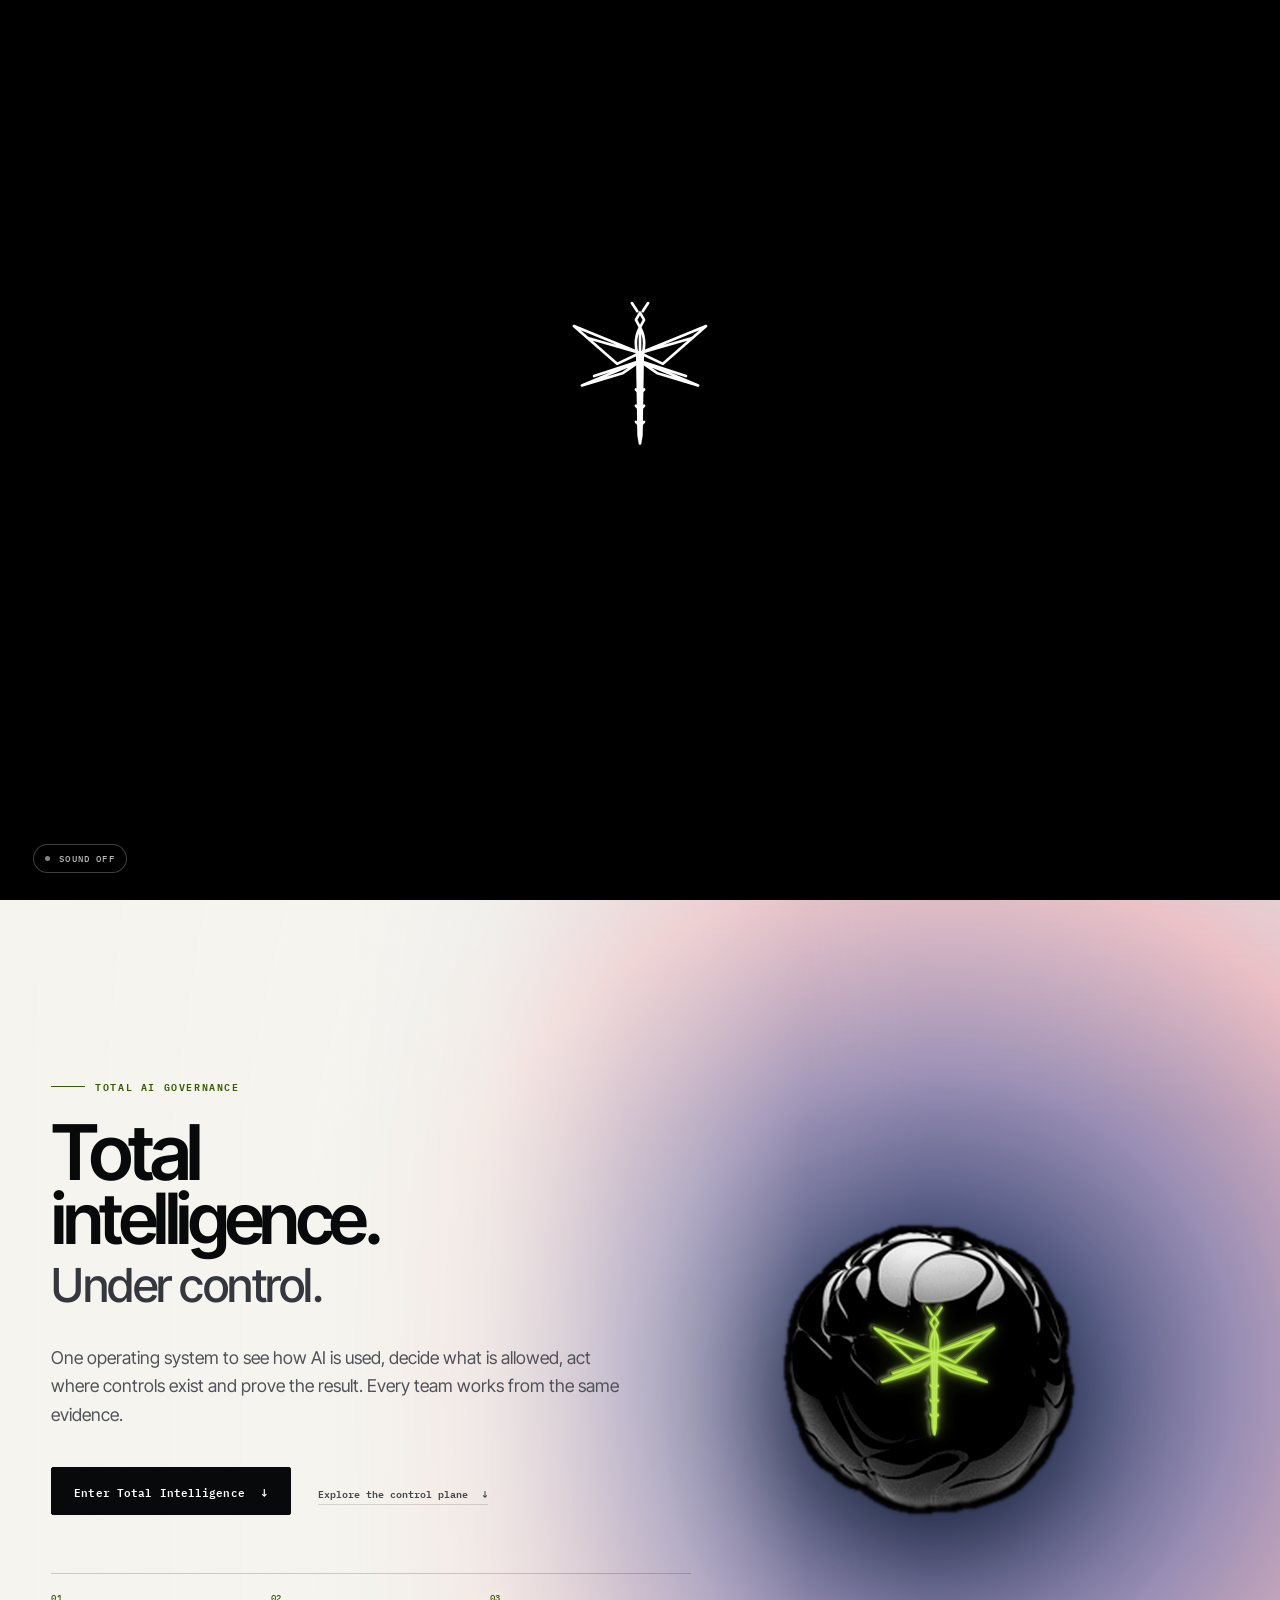
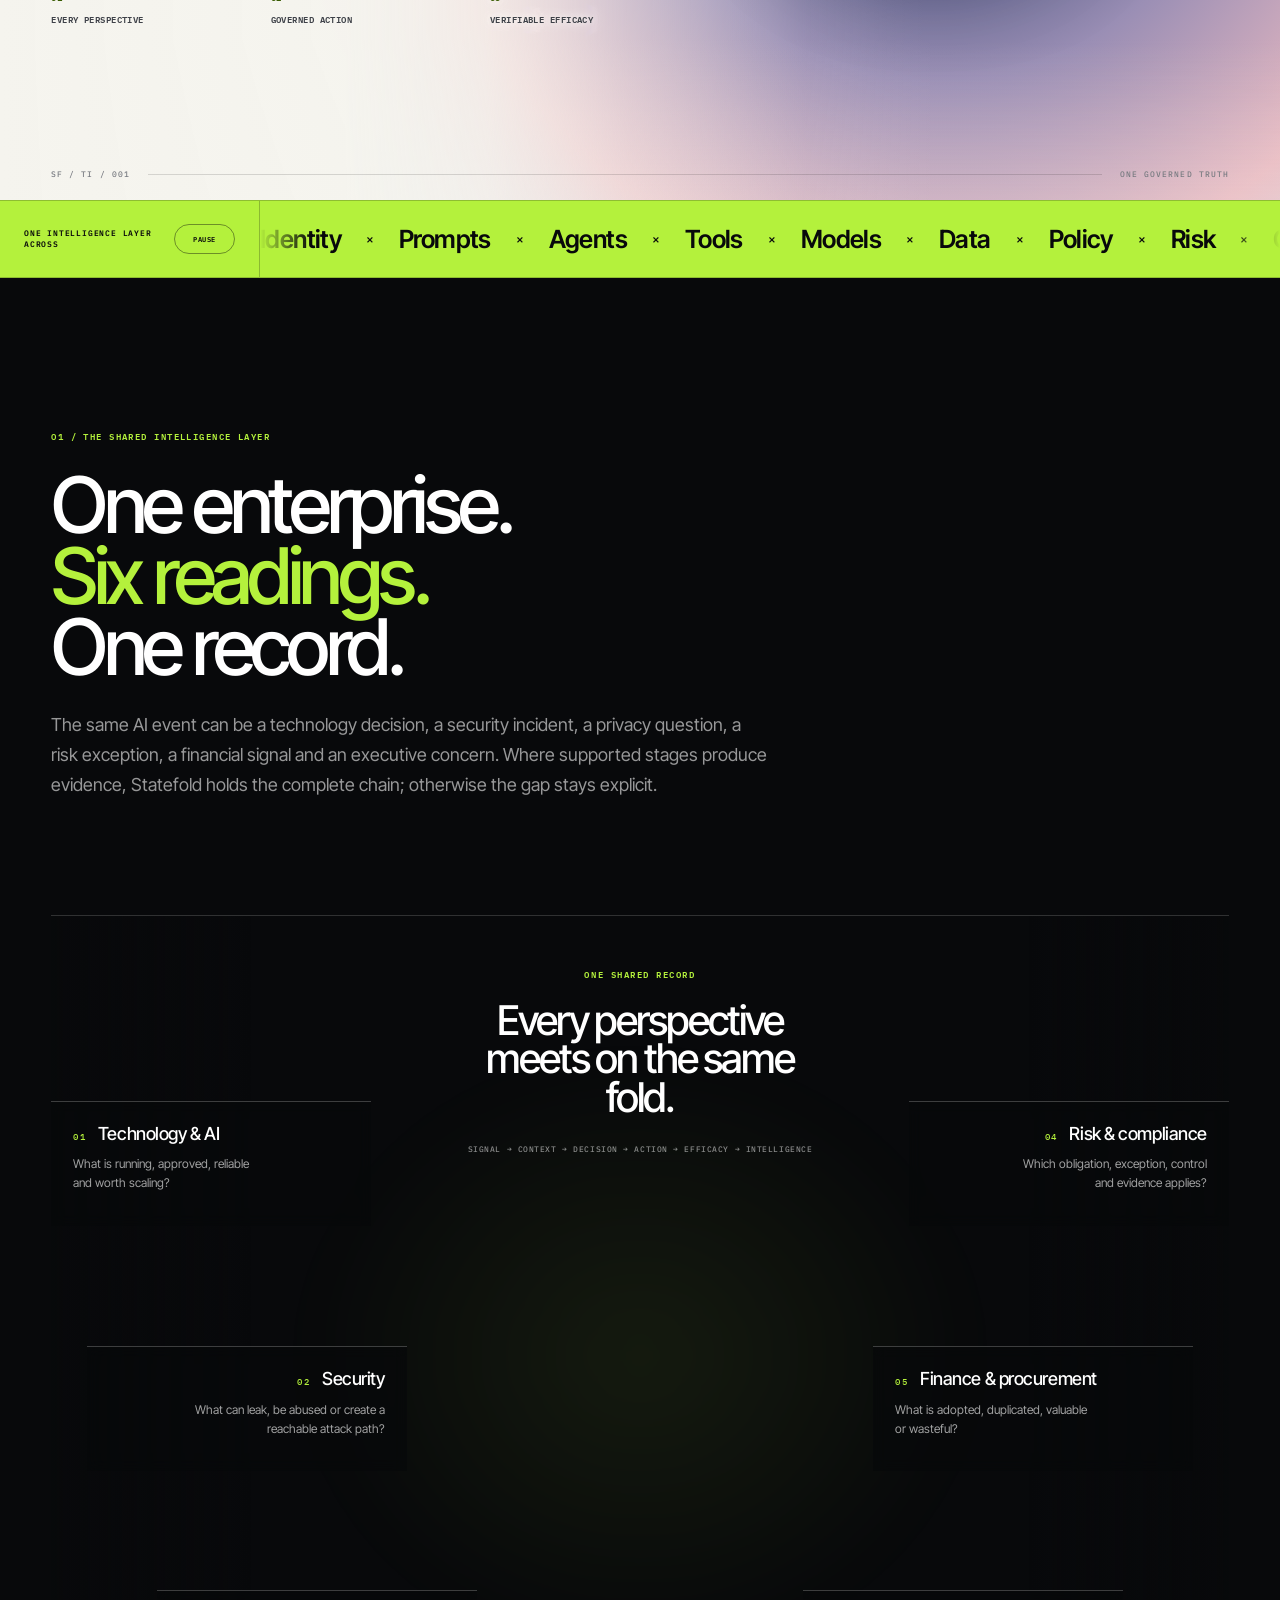
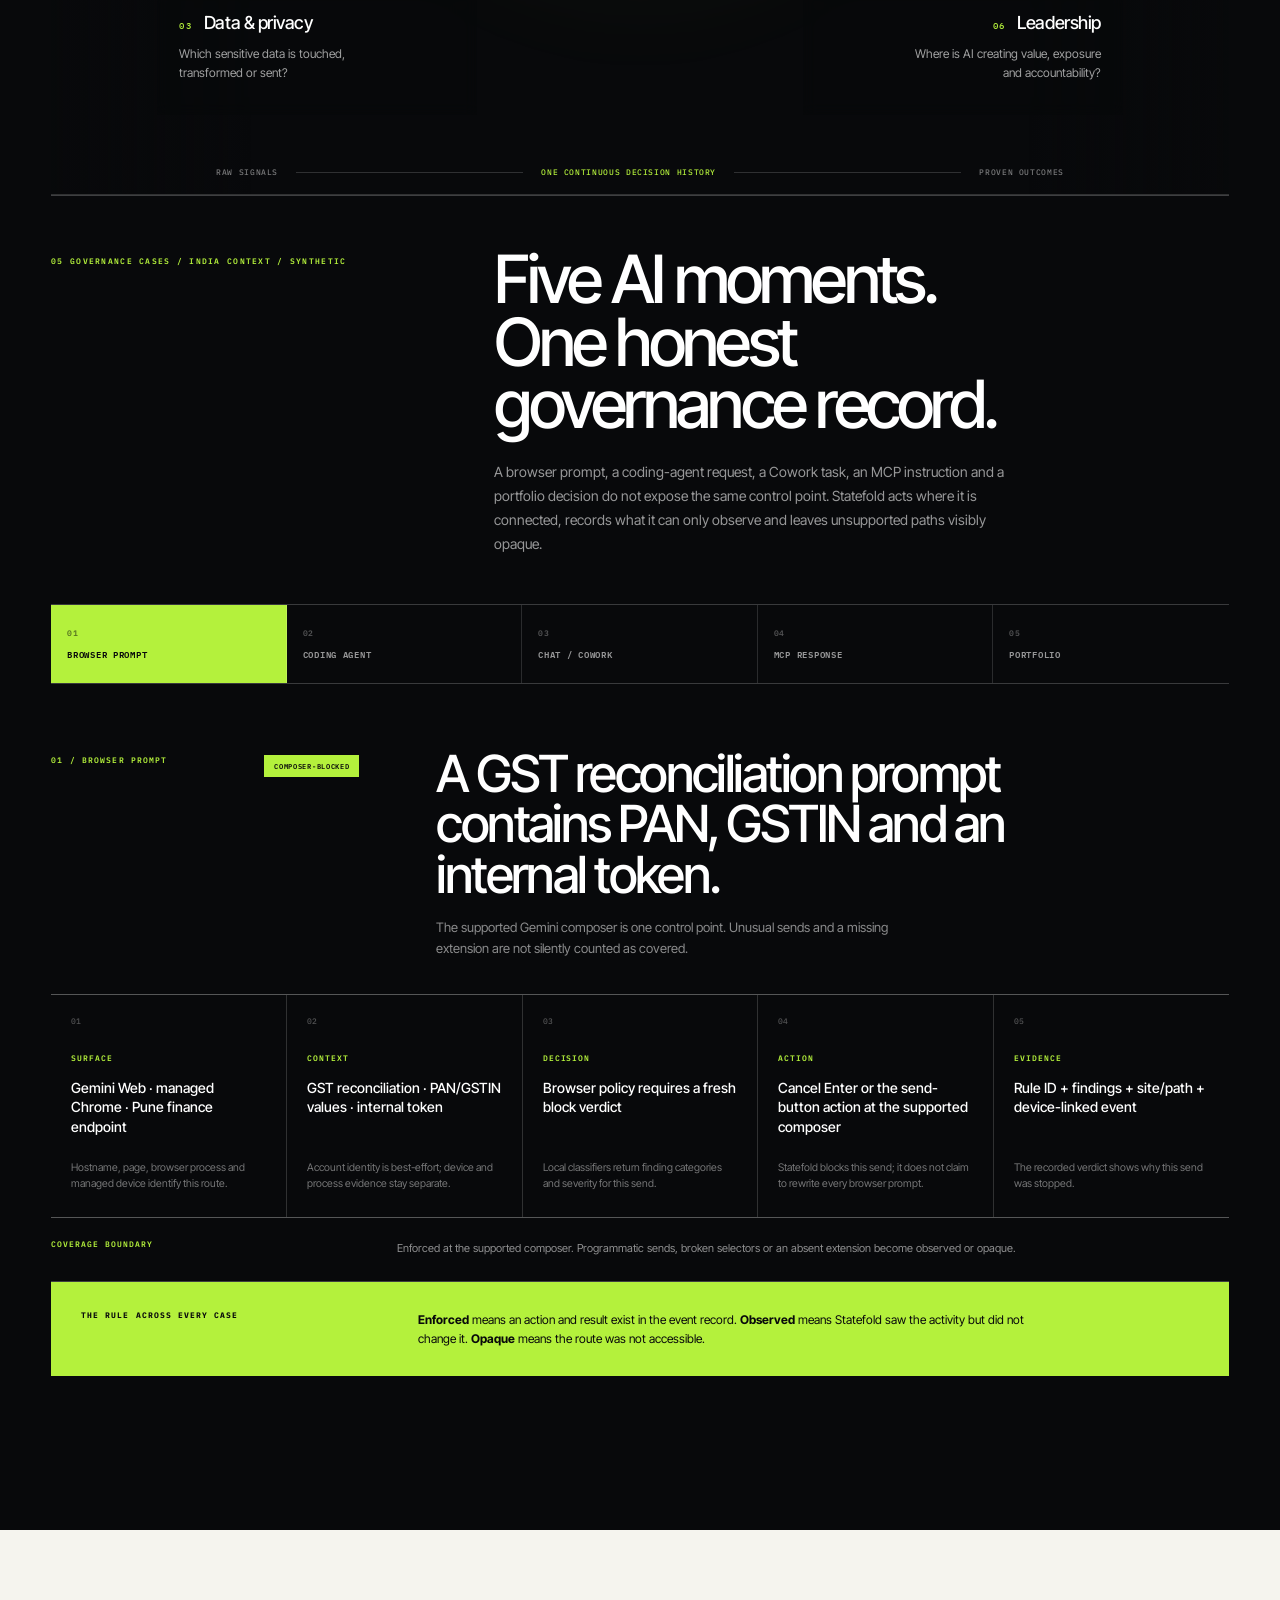
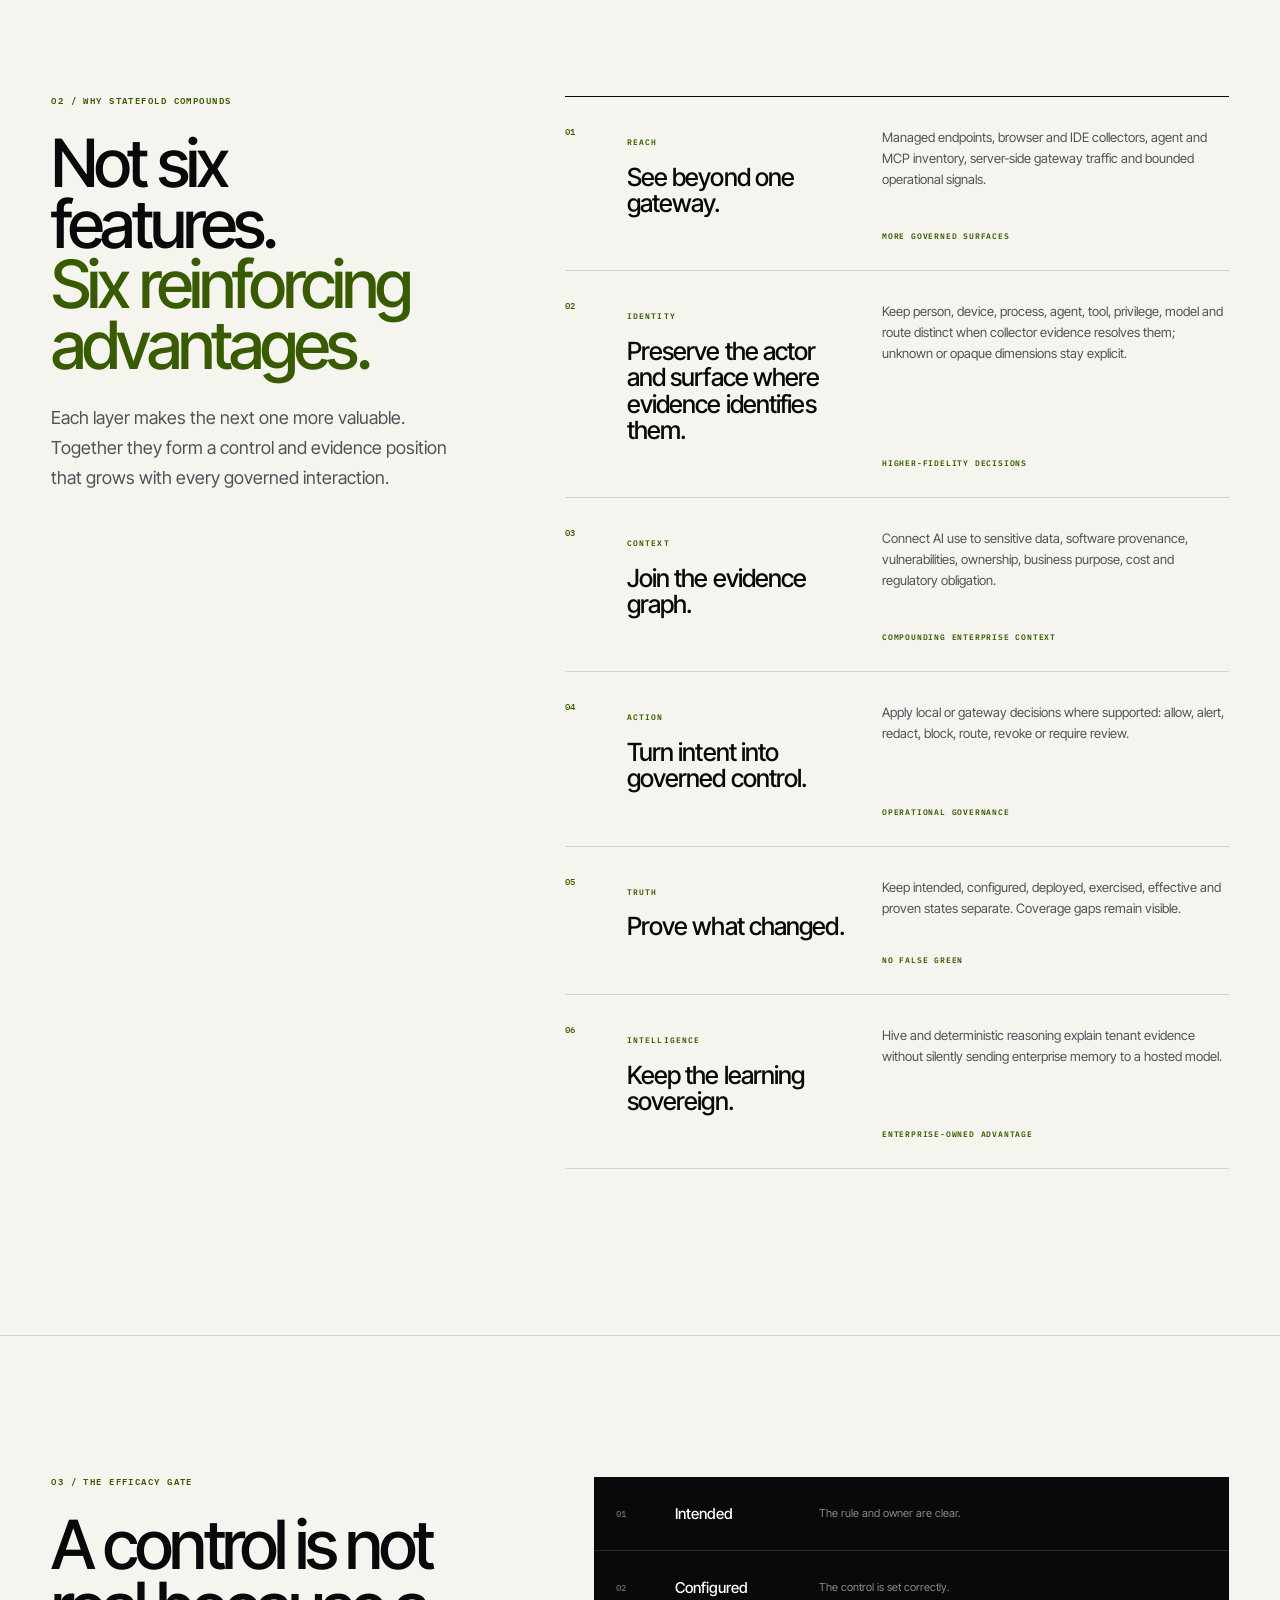
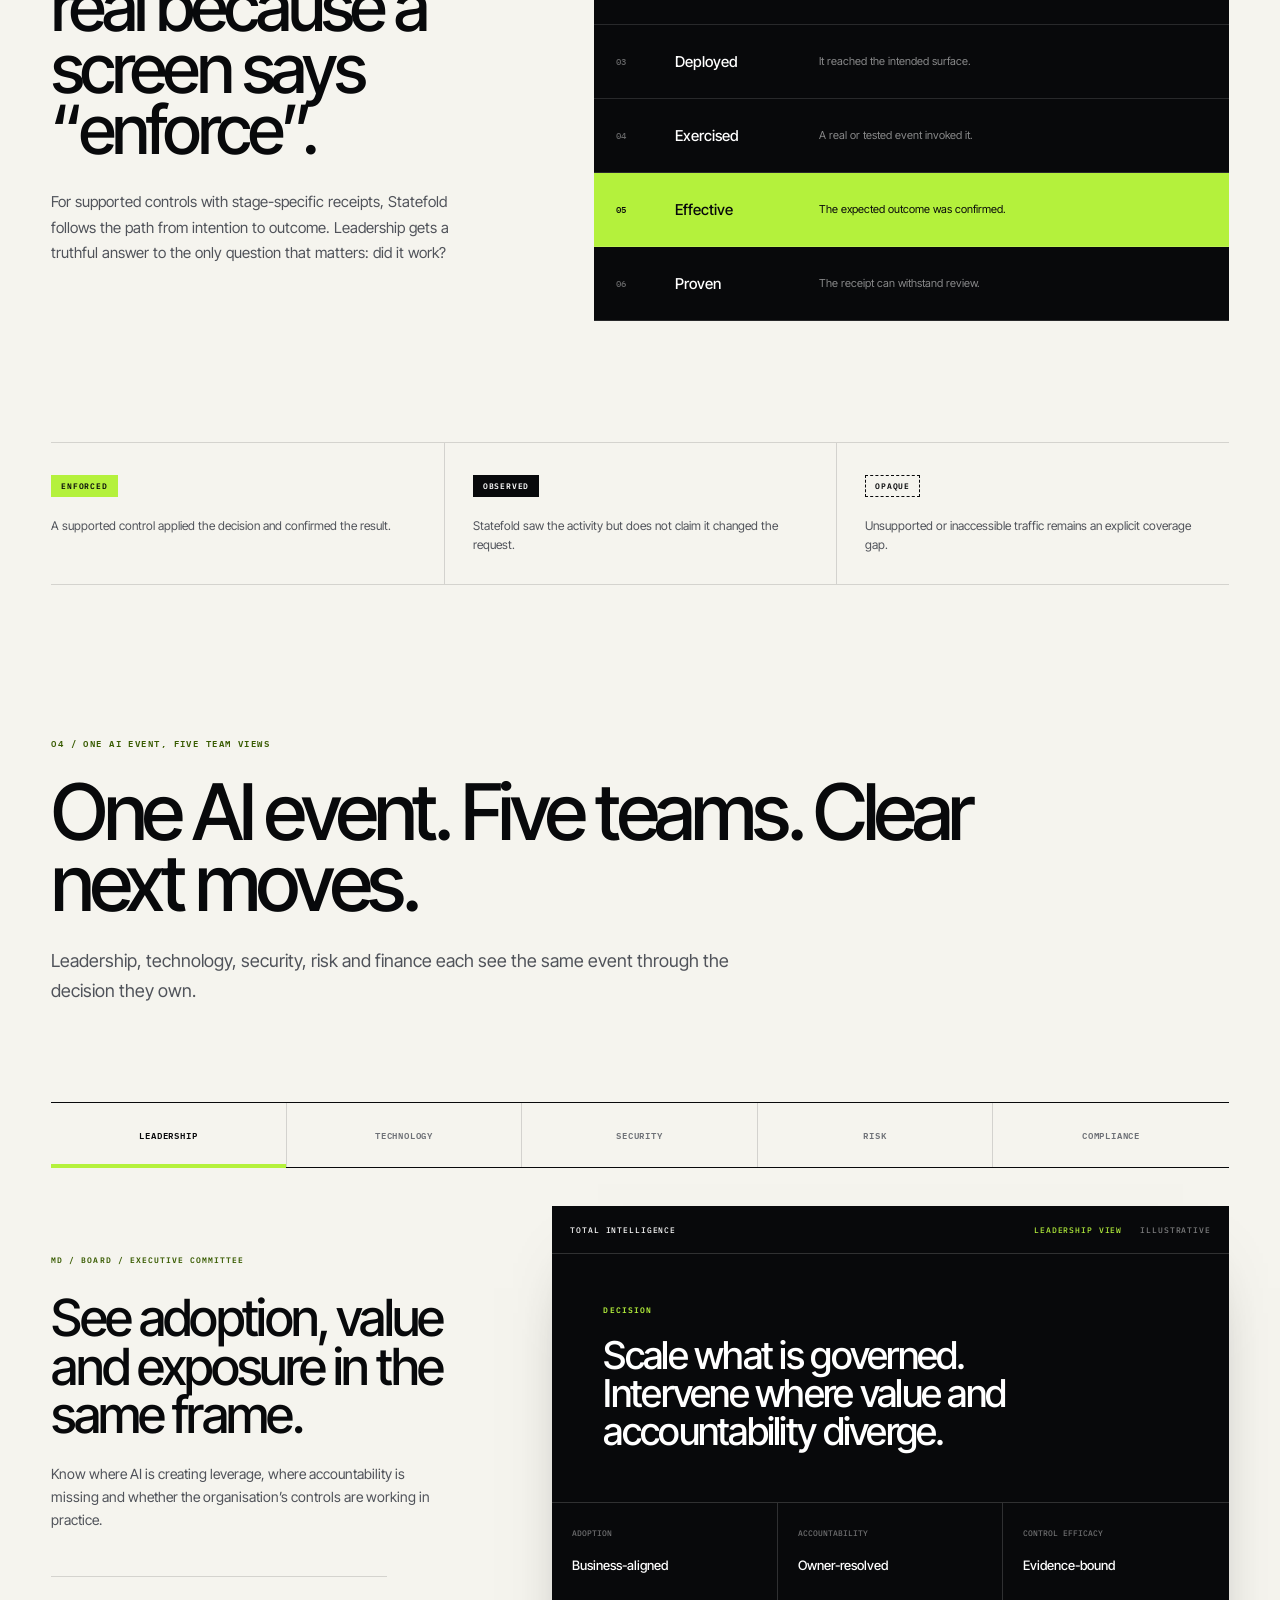
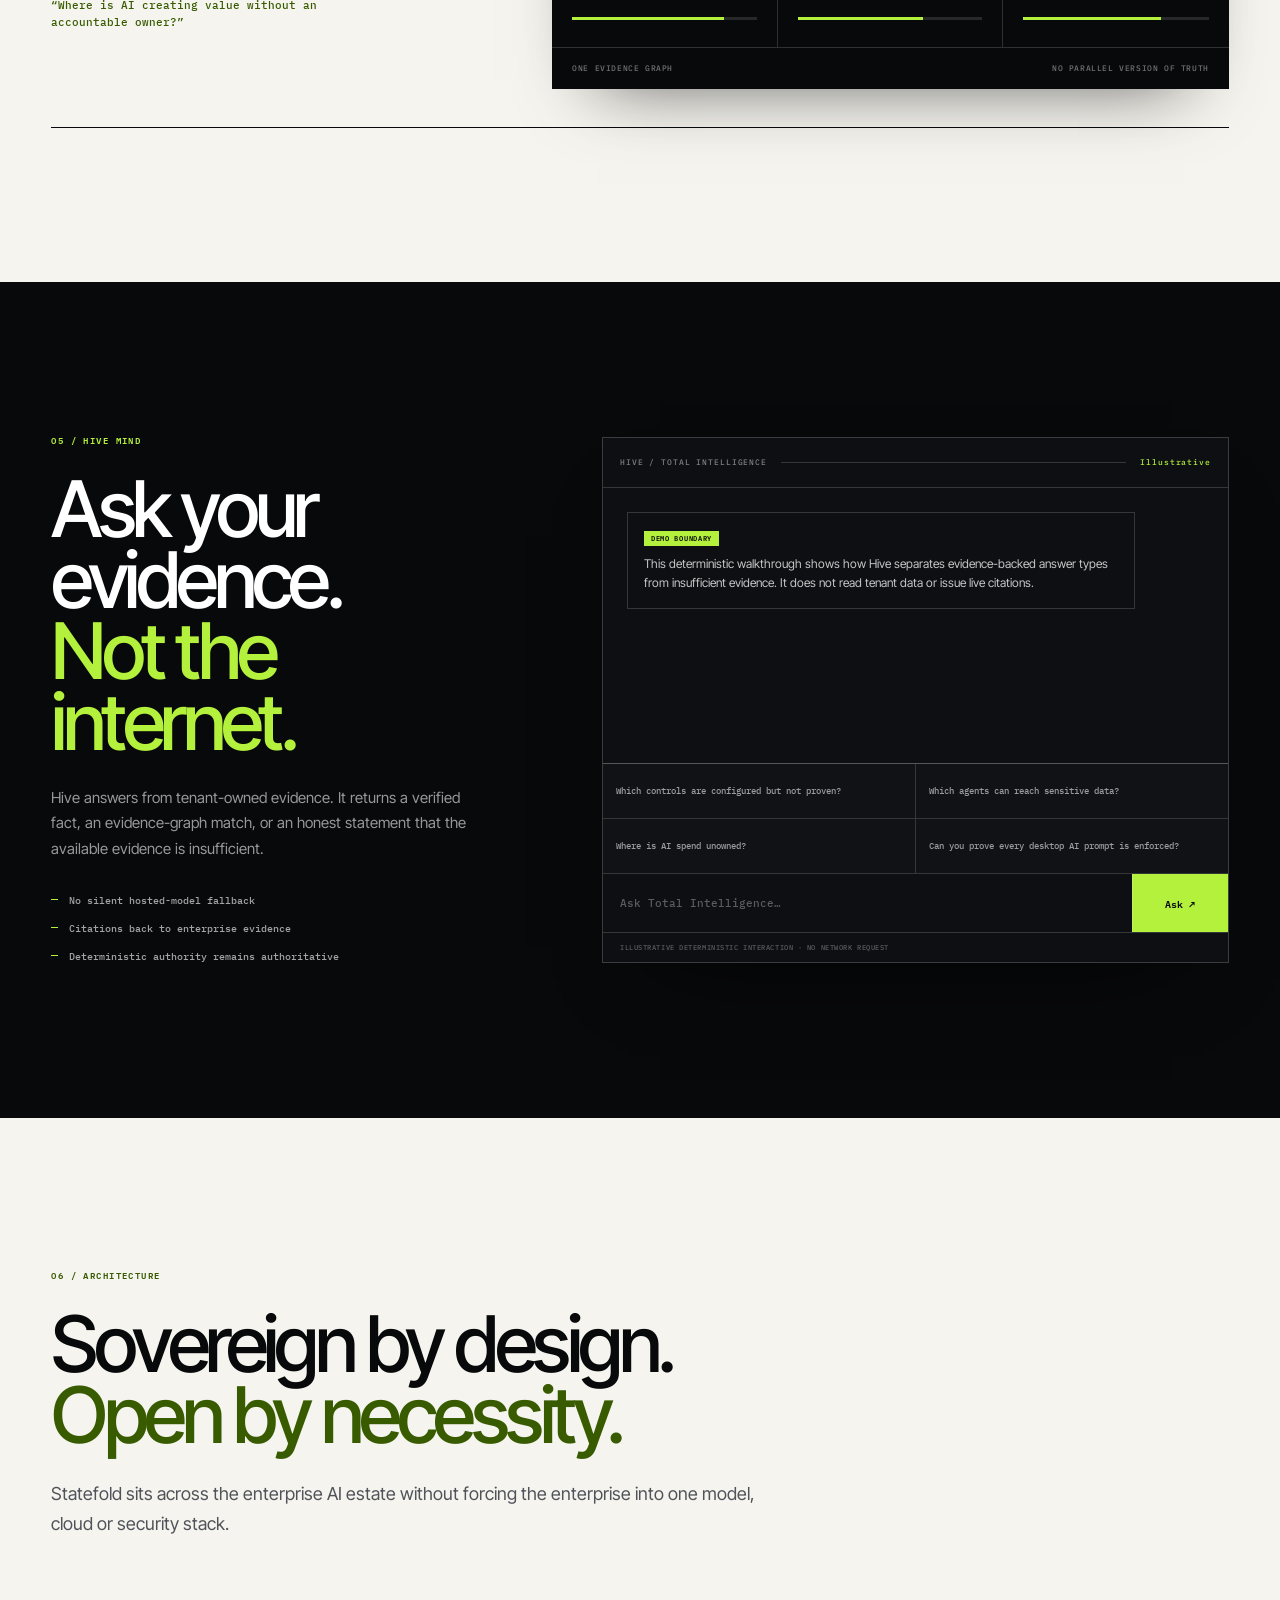
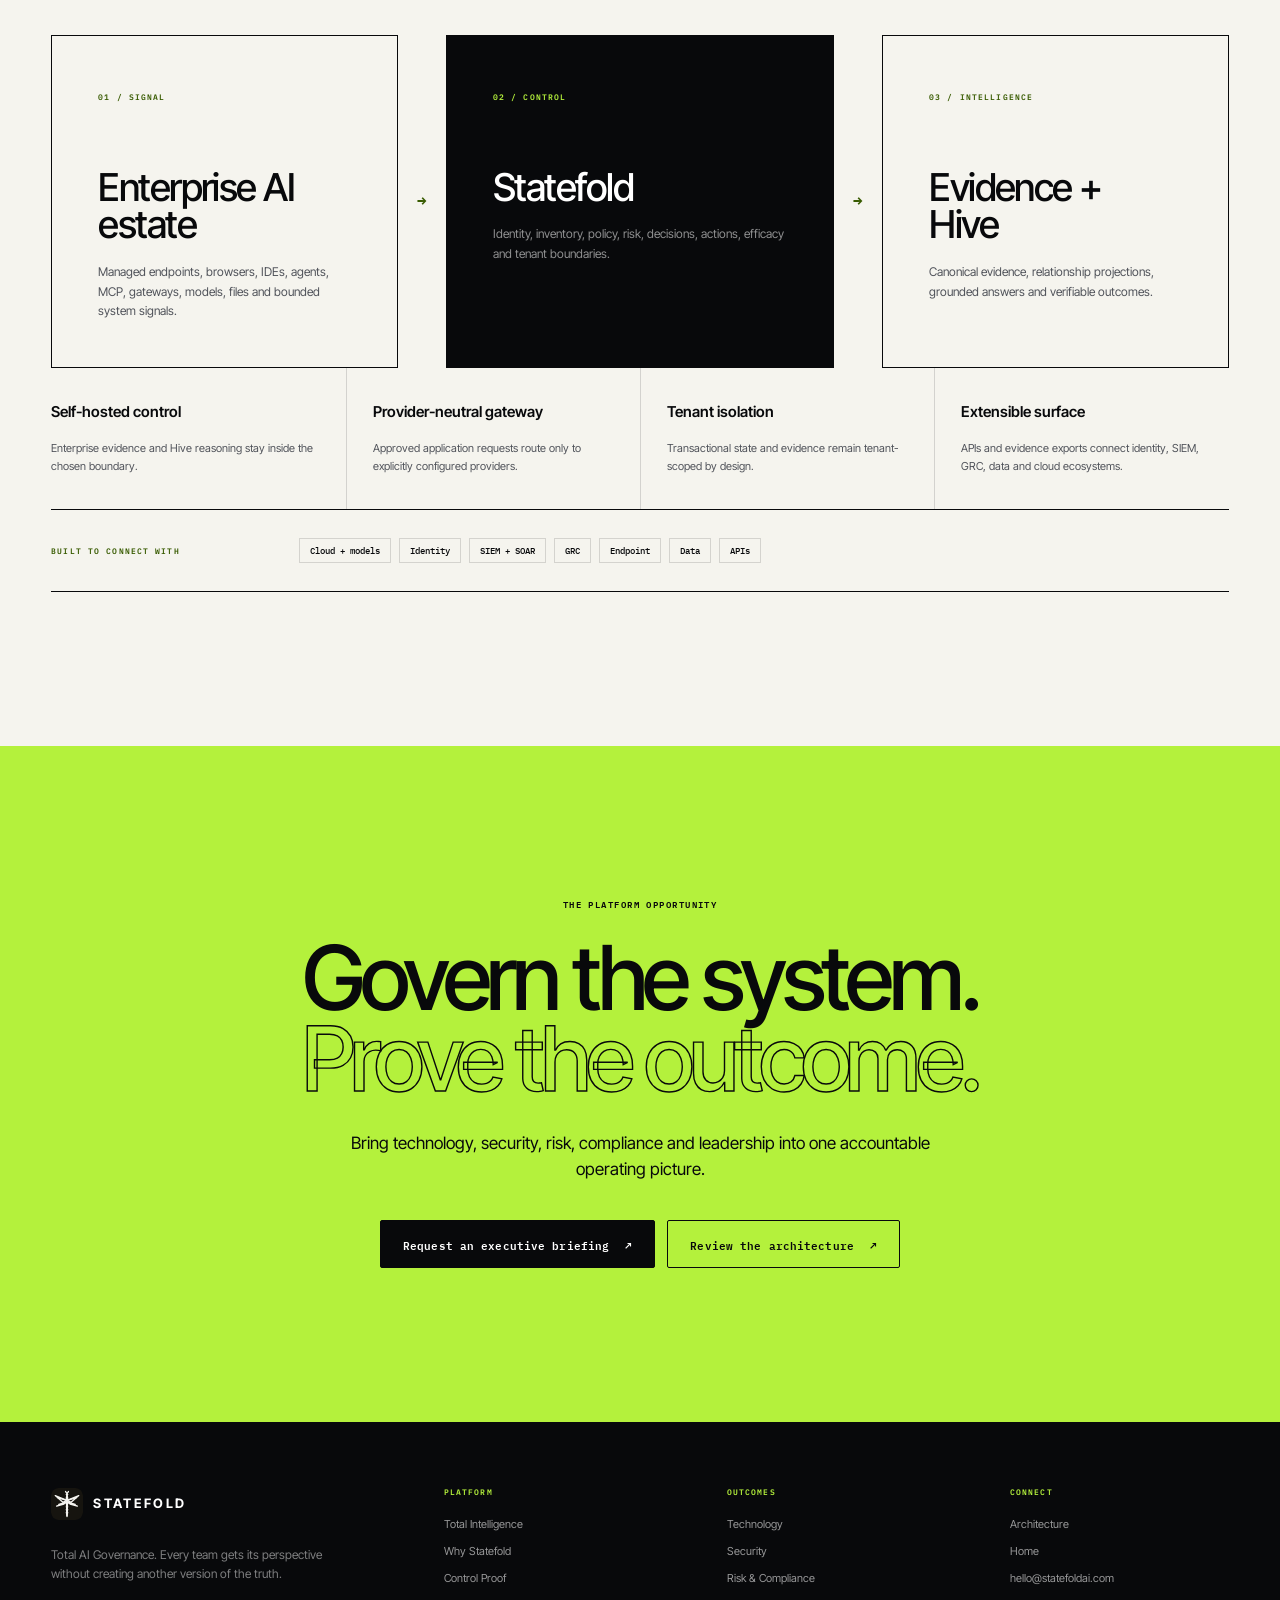
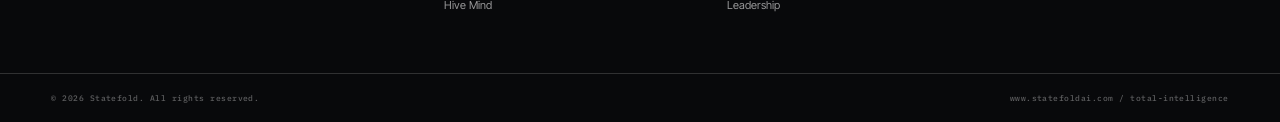
<file: index.html>
<!DOCTYPE html>
<html lang="en">
<head>
  <meta charset="UTF-8" />
  <meta name="viewport" content="width=device-width, initial-scale=1.0" />
  <title>Total Intelligence — Statefold</title>
  <meta name="description" content="A governed intelligence layer connecting supported and observed enterprise AI assets, identities, interactions, policies, risks, controls and outcomes—with gaps kept explicit." />
  <meta name="theme-color" content="#f5f4ee" />
  <meta name="color-scheme" content="light dark" />
  <meta name="robots" content="index,follow,max-image-preview:large" />
  <link rel="canonical" href="https://www.statefoldai.com/" />
  <link rel="icon" href="favicon.svg?v=20260826c" type="image/svg+xml" />
  <link rel="preload" as="image" href="total-intelligence/media/statefold-orbit.gif?v=20260826e" fetchpriority="high" />
  <link rel="preload" as="image" href="total-intelligence/media/hero-burn-orb.webp?v=20260826e" />

  <meta property="og:title" content="Total Intelligence — Statefold" />
  <meta property="og:description" content="Enterprise AI. Governed decisions. Verifiable outcomes." />
  <meta property="og:type" content="website" />
  <meta property="og:url" content="https://www.statefoldai.com/" />
  <meta property="og:site_name" content="Statefold" />
  <meta property="og:image" content="https://www.statefoldai.com/og-total-intelligence.png?v=20260826b" />
  <meta property="og:image:width" content="1200" />
  <meta property="og:image:height" content="630" />
  <meta property="og:image:alt" content="Statefold Total Intelligence — enterprise AI, governed decisions, verifiable outcomes" />
  <meta name="twitter:card" content="summary_large_image" />
  <meta name="twitter:title" content="Total Intelligence — Statefold" />
  <meta name="twitter:description" content="Enterprise AI. Governed decisions. Verifiable outcomes." />
  <meta name="twitter:image" content="https://www.statefoldai.com/og-total-intelligence.png?v=20260826b" />
  <meta name="twitter:image:alt" content="Statefold Total Intelligence — enterprise AI, governed decisions, verifiable outcomes" />

  <link rel="preconnect" href="https://fonts.googleapis.com" />
  <link rel="preconnect" href="https://fonts.gstatic.com" crossorigin />
  <link href="https://fonts.googleapis.com/css2?family=IBM+Plex+Mono:wght@400;500;600&family=Inter+Tight:wght@400;500;600;700&display=swap" rel="stylesheet" />
  <link rel="stylesheet" href="total-intelligence/total-intelligence.css?v=20260826i" />
</head>
<body>
  <a class="skip-link" href="#main-content">Skip to content</a>
  <svg class="brand-sprite" width="0" height="0" aria-hidden="true">
    <symbol id="sf-mark" viewBox="0 0 120 120">
      <g fill="none" stroke="currentColor" stroke-width="2" stroke-linecap="round" stroke-linejoin="round">
        <path d="M60 13 L57 18.5 L60 24 L63 18.5 Z M58 12 L54 6 M62 12 L66 6"></path>
        <path d="M60 24 C63.5 30 63.5 38 62 44 L61 104 L60 110 L59 104 L58 44 C56.5 38 56.5 30 60 24 Z M60 26 L60 107"></path>
        <path d="M57 70 L60 73 L63 70 M57 82 L60 85 L63 82 M57 94 L60 97 L63 94"></path>
        <path d="M60 43 L11 23 L43 51 Z M60 43 L22 32 M60 43 L109 23 L77 51 Z M60 43 L98 32"></path>
        <path d="M60 49 L17 67 L47 58 Z M60 49 L26 60 M60 49 L103 67 L73 58 Z M60 49 L94 60"></path>
      </g>
    </symbol>
    <symbol id="sf-word" viewBox="118 22 410 54">
      <g transform="translate(0 -13)" fill="currentColor">
        <path d="M125.52 72.48L125.52 72.48L122.73 74.21Q123.78 77.25 125.70 79.85Q127.63 82.46 130.48 84.01Q133.33 85.56 137.11 85.56L137.11 85.56Q139.78 85.56 142.07 84.72Q144.37 83.88 146.07 82.30Q147.78 80.72 148.74 78.55Q149.70 76.38 149.70 73.72L149.70 73.72Q149.70 70.86 148.71 68.79Q147.71 66.71 146.13 65.22Q144.55 63.73 142.63 62.74Q140.71 61.75 138.91 61.07L138.91 61.07Q135.44 59.83 133.08 58.43Q130.73 57.04 129.55 55.30Q128.37 53.57 128.37 51.15L128.37 51.15Q128.37 48.23 130.42 46.28Q132.46 44.33 136.24 44.33L136.24 44.33Q139.10 44.33 141.02 45.41Q142.94 46.50 144.21 48.11Q145.48 49.72 146.16 51.40L146.16 51.40L149.14 49.72Q148.27 47.61 146.60 45.63Q144.92 43.65 142.41 42.34Q139.90 41.04 136.43 41.04L136.43 41.04Q133.08 41.04 130.42 42.38Q127.75 43.71 126.26 46.09Q124.77 48.48 124.77 51.58L124.77 51.58Q124.77 54.37 125.86 56.36Q126.94 58.34 128.68 59.73Q130.42 61.13 132.43 62.09Q134.45 63.05 136.31 63.73L136.31 63.73Q138.79 64.66 141.05 65.87Q143.31 67.08 144.74 69.00Q146.16 70.93 146.16 74.09L146.16 74.09Q146.16 77.68 143.78 80.01Q141.39 82.33 137.17 82.33L137.17 82.33Q134.07 82.33 131.84 81.00Q129.61 79.67 128.09 77.44Q126.57 75.20 125.52 72.48Z M165.76 41.60L165.76 44.82L177.16 44.82L177.16 85L180.57 85L180.57 44.82L191.98 44.82L191.98 41.60L165.76 41.60Z M215.60 70.43L234.27 70.43L240.28 85L244.12 85L224.97 39.93L205.81 85L209.65 85L215.60 70.43ZM216.97 67.21L224.97 47.80L232.96 67.21L216.97 67.21Z M257.95 41.60L257.95 44.82L269.36 44.82L269.36 85L272.77 85L272.77 44.82L284.18 44.82L284.18 41.60L257.95 41.60Z M325.96 41.60L302.65 41.60L302.65 85L325.96 85L325.96 81.78L306.06 81.78L306.06 62.80L324.72 62.80L324.72 59.58L306.06 59.58L306.06 44.82L325.96 44.82L325.96 41.60Z M368.99 41.60L348.16 41.60L348.16 85L351.57 85L351.57 63.11L368.37 63.11L368.37 59.89L351.57 59.89L351.57 44.82L368.99 44.82L368.99 41.60Z M391.44 63.30L391.44 63.30Q391.44 57.84 393.76 53.60Q396.09 49.35 400.15 46.90Q404.21 44.45 409.42 44.45L409.42 44.45Q414.62 44.45 418.68 46.90Q422.75 49.35 425.04 53.60Q427.33 57.84 427.33 63.30L427.33 63.30Q427.33 68.69 425.04 72.97Q422.75 77.25 418.68 79.70Q414.62 82.15 409.42 82.15L409.42 82.15Q404.21 82.15 400.15 79.70Q396.09 77.25 393.76 72.97Q391.44 68.69 391.44 63.30ZM387.84 63.30L387.84 63.30Q387.84 68.07 389.45 72.14Q391.06 76.20 393.98 79.20Q396.89 82.21 400.83 83.88Q404.77 85.56 409.42 85.56L409.42 85.56Q414.07 85.56 418.00 83.88Q421.94 82.21 424.85 79.20Q427.77 76.20 429.38 72.14Q430.99 68.07 430.99 63.30L430.99 63.30Q430.99 58.53 429.38 54.47Q427.77 50.40 424.85 47.40Q421.94 44.39 418.00 42.72Q414.07 41.04 409.42 41.04L409.42 41.04Q404.77 41.04 400.83 42.72Q396.89 44.39 393.98 47.40Q391.06 50.40 389.45 54.47Q387.84 58.53 387.84 63.30Z M454.74 41.60L451.33 41.60L451.33 85L472.66 85L472.66 81.78L454.74 81.78L454.74 41.60Z M502.91 41.60L491.13 41.60L491.13 85L502.91 85Q509.24 85 514.04 82.27Q518.85 79.54 521.54 74.68Q524.24 69.81 524.24 63.30Q524.24 56.79 521.54 51.92Q518.85 47.06 514.04 44.33Q509.24 41.60 502.91 41.60L502.91 41.60ZM502.91 81.59L494.54 81.59L494.54 45.01L502.91 45.01Q506.94 45.01 510.26 46.31Q513.58 47.61 515.93 50.00Q518.29 52.39 519.56 55.77Q520.83 59.15 520.83 63.30Q520.83 67.45 519.56 70.83Q518.29 74.21 515.93 76.60Q513.58 78.99 510.26 80.29Q506.94 81.59 502.91 81.59L502.91 81.59Z"></path>
        <circle cx="409.42" cy="63.3" r="22.6"></circle>
      </g>
    </symbol>
  </svg>

  <section id="brand-reveal" class="brand-overture" aria-label="Statefold — Total AI Governance">
    <img id="orbitFilm" class="orbit-film" src="total-intelligence/media/statefold-orbit.gif?v=20260826e" data-orbit-src="total-intelligence/media/statefold-orbit.gif?v=20260826e" width="540" height="500" alt="" aria-hidden="true" />
    <div class="overture-lockup">
      <div class="dragon-birth" aria-hidden="true">
        <svg class="overture-mark" viewBox="0 0 120 120"><use href="#sf-mark"></use></svg>
      </div>
      <div class="overture-wordframe" aria-label="Statefold">
        <svg class="overture-wordmark" width="410" height="54" aria-hidden="true"><use href="#sf-word"></use></svg>
      </div>
      <div class="overture-governance">Total AI Governance</div>
    </div>
    <a class="overture-enter" href="#intelligence"><span>Enter Statefold</span><i aria-hidden="true"></i></a>
    <button class="overture-sound" type="button" aria-pressed="false"><i aria-hidden="true"></i><span>Sound off</span></button>
  </section>

  <div class="page-noise" aria-hidden="true"></div>
  <div class="scroll-progress" id="scrollProgress" aria-hidden="true"></div>

  <header class="site-nav" id="top" data-nav>
    <div class="wrap nav-inner">
      <a class="brand" href="#intelligence" aria-label="Statefold home">
        <img src="favicon.svg?v=20260826c" alt="" width="34" height="34" />
        <span>STATEFOLD</span>
      </a>
      <nav class="nav-links" aria-label="Primary">
        <a href="#perspectives">Intelligence</a>
        <a href="#moats">Why Statefold</a>
        <a href="#proof">Control Proof</a>
        <a href="#outcomes">Outcomes</a>
        <a href="#architecture">Architecture</a>
      </nav>
      <a class="button button-nav" href="mailto:hello@statefoldai.com?subject=Statefold%20executive%20briefing">Executive briefing <span>↗</span></a>
      <button class="menu-button" id="menuButton" type="button" aria-label="Open menu" aria-controls="mobileMenu" aria-expanded="false"><i></i><i></i></button>
    </div>
    <nav class="mobile-menu" id="mobileMenu" aria-label="Mobile primary">
      <a href="#perspectives">Intelligence</a><a href="#moats">Why Statefold</a><a href="#proof">Control Proof</a><a href="#outcomes">Outcomes</a><a href="#architecture">Architecture</a>
      <a href="mailto:hello@statefoldai.com?subject=Statefold%20executive%20briefing">Executive briefing ↗</a>
    </nav>
  </header>

  <main id="main-content">
    <section class="hero" id="intelligence" tabindex="-1">
      <div class="void-stage" data-void aria-hidden="true">
        <canvas id="voidCanvas" class="void-canvas"></canvas>
        <div class="void-orb">
          <img class="void-orb-film" src="total-intelligence/media/hero-burn-orb.webp?v=20260826i" width="512" height="512" alt="" fetchpriority="high" />
          <svg class="void-mark" viewBox="0 0 120 120">
            <defs>
              <path id="heroDragonMark" d="M60 13 L57 18.5 L60 24 L63 18.5 Z M58 12 L54 6 M62 12 L66 6 M60 24 C63.5 30 63.5 38 62 44 L61 104 L60 110 L59 104 L58 44 C56.5 38 56.5 30 60 24 Z M60 26 L60 107 M57 70 L60 73 L63 70 M57 82 L60 85 L63 82 M57 94 L60 97 L63 94 M60 43 L11 23 L43 51 Z M60 43 L22 32 M60 43 L109 23 L77 51 Z M60 43 L98 32 M60 49 L17 67 L47 58 Z M60 49 L26 60 M60 49 L103 67 L73 58 Z M60 49 L94 60" />
            </defs>
            <g fill="none" stroke-linecap="round" stroke-linejoin="round">
              <use class="dragon-engrave-shadow" href="#heroDragonMark"></use>
              <use class="dragon-engrave-cut" href="#heroDragonMark"></use>
              <use class="dragon-engrave-lip" href="#heroDragonMark"></use>
              <use class="dragon-engrave-glow" href="#heroDragonMark"></use>
              <use class="dragon-engrave-heat" href="#heroDragonMark"></use>
            </g>
          </svg>
        </div>
      </div>
      <div class="hero-veil" aria-hidden="true"></div>
      <div class="wrap hero-layout">
        <div class="hero-copy reveal">
          <div class="eyebrow"><span></span>Total AI Governance</div>
          <h1><span>Total</span><span>intelligence.</span><em>Under control.</em></h1>
          <p>One operating system to see how AI is used, decide what is allowed, act where controls exist and prove the result. Every team works from the same evidence.</p>
          <div class="hero-actions">
            <a class="button button-primary" href="#perspectives">Enter Total Intelligence <span>↓</span></a>
            <a class="text-link" href="#architecture">Explore the control plane <span>↓</span></a>
          </div>
          <div class="hero-principles">
            <span><b>01</b> Every perspective</span>
            <span><b>02</b> Governed action</span>
            <span><b>03</b> Verifiable efficacy</span>
          </div>
        </div>
        <div class="hero-folio" aria-hidden="true"><span>SF / TI / 001</span><i></i><span>ONE GOVERNED TRUTH</span></div>
      </div>
    </section>

    <section class="signal-band" aria-label="The enterprise AI estate">
      <div class="signal-label"><p>One intelligence layer across</p><button id="signalMotion" type="button" aria-pressed="false" aria-label="Pause moving AI estate list"><span>Pause</span></button></div>
      <div class="signal-marquee"><div class="signal-track">
        <div class="signal-sequence"><span>Identity</span><i>×</i><span>Prompts</span><i>×</i><span>Agents</span><i>×</i><span>Tools</span><i>×</i><span>Models</span><i>×</i><span>Data</span><i>×</i><span>Policy</span><i>×</i><span>Risk</span><i>×</i><span>Cost</span><i>×</i><span>Evidence</span><i>×</i></div>
        <div class="signal-sequence" aria-hidden="true"><span>Identity</span><i>×</i><span>Prompts</span><i>×</i><span>Agents</span><i>×</i><span>Tools</span><i>×</i><span>Models</span><i>×</i><span>Data</span><i>×</i><span>Policy</span><i>×</i><span>Risk</span><i>×</i><span>Cost</span><i>×</i><span>Evidence</span><i>×</i></div>
      </div></div>
    </section>

    <section class="perspectives section-dark" id="perspectives">
      <div class="wrap">
        <header class="section-head section-head-dark reveal">
          <div class="section-index">01 / The shared intelligence layer</div>
          <h2>One enterprise.<br /><em>Six readings.</em><br />One record.</h2>
          <p>The same AI event can be a technology decision, a security incident, a privacy question, a risk exception, a financial signal and an executive concern. Where supported stages produce evidence, Statefold holds the complete chain; otherwise the gap stays explicit.</p>
        </header>

        <div class="fold-stage reveal" data-spatial>
          <canvas class="fold-canvas" id="statefoldField" aria-hidden="true"></canvas>
          <div class="fold-core">
            <span>ONE SHARED RECORD</span>
            <strong>Every perspective meets on the same fold.</strong>
            <small>SIGNAL → CONTEXT → DECISION → ACTION → EFFICACY → INTELLIGENCE</small>
          </div>
          <div class="perspective-list" aria-label="Enterprise perspectives joined by Statefold">
            <article class="perspective p-tech"><i>01</i><b>Technology &amp; AI</b><small>What is running, approved, reliable and worth scaling?</small></article>
            <article class="perspective p-security"><i>02</i><b>Security</b><small>What can leak, be abused or create a reachable attack path?</small></article>
            <article class="perspective p-data"><i>03</i><b>Data &amp; privacy</b><small>Which sensitive data is touched, transformed or sent?</small></article>
            <article class="perspective p-risk"><i>04</i><b>Risk &amp; compliance</b><small>Which obligation, exception, control and evidence applies?</small></article>
            <article class="perspective p-finance"><i>05</i><b>Finance &amp; procurement</b><small>What is adopted, duplicated, valuable or wasteful?</small></article>
            <article class="perspective p-leadership"><i>06</i><b>Leadership</b><small>Where is AI creating value, exposure and accountability?</small></article>
          </div>
          <div class="fold-legend" aria-hidden="true"><span>Raw signals</span><i></i><b>One continuous decision history</b><i></i><span>Proven outcomes</span></div>
        </div>
      </div>
    </section>

    <section class="event-section section-dark" id="proof">
      <div class="wrap">
        <article class="governance-portfolio reveal" id="governancePortfolio" aria-labelledby="governance-title">
          <header>
            <span>05 GOVERNANCE CASES / INDIA CONTEXT / SYNTHETIC</span>
            <div>
              <h2 id="governance-title">Five AI moments. One honest governance record.</h2>
              <p>A browser prompt, a coding-agent request, a Cowork task, an MCP instruction and a portfolio decision do not expose the same control point. Statefold acts where it is connected, records what it can only observe and leaves unsupported paths visibly opaque.</p>
            </div>
          </header>

          <div class="scenario-tabs" id="scenarioTabs" role="tablist" aria-label="Choose a Statefold governance example" hidden>
            <button id="case-tab-prompt" role="tab" aria-selected="true" aria-controls="case-prompt" data-case="prompt"><span>01</span>Browser prompt</button>
            <button id="case-tab-agent" role="tab" aria-selected="false" aria-controls="case-agent" data-case="agent"><span>02</span>Coding agent</button>
            <button id="case-tab-surfaces" role="tab" aria-selected="false" aria-controls="case-surfaces" data-case="surfaces"><span>03</span>Chat / Cowork</button>
            <button id="case-tab-tool" role="tab" aria-selected="false" aria-controls="case-tool" data-case="tool"><span>04</span>MCP response</button>
            <button id="case-tab-enterprise" role="tab" aria-selected="false" aria-controls="case-enterprise" data-case="enterprise"><span>05</span>Portfolio</button>
          </div>

          <div class="scenario-panels">
            <section class="case-panel" id="case-prompt" data-case-panel="prompt">
              <header class="case-head">
                <div class="case-meta"><span>01 / BROWSER PROMPT</span><b class="case-state enforced">COMPOSER-BLOCKED</b></div>
                <div><h3>A GST reconciliation prompt contains PAN, GSTIN and an internal token.</h3><p>The supported Gemini composer is one control point. Unusual sends and a missing extension are not silently counted as covered.</p></div>
              </header>
              <ol class="governance-path">
                <li><i>01</i><small>SURFACE</small><b>Gemini Web · managed Chrome · Pune finance endpoint</b><span>Hostname, page, browser process and managed device identify this route.</span></li>
                <li><i>02</i><small>CONTEXT</small><b>GST reconciliation · PAN/GSTIN values · internal token</b><span>Account identity is best-effort; device and process evidence stay separate.</span></li>
                <li><i>03</i><small>DECISION</small><b>Browser policy requires a fresh block verdict</b><span>Local classifiers return finding categories and severity for this send.</span></li>
                <li><i>04</i><small>ACTION</small><b>Cancel Enter or the send-button action at the supported composer</b><span>Statefold blocks this send; it does not claim to rewrite every browser prompt.</span></li>
                <li><i>05</i><small>EVIDENCE</small><b>Rule ID + findings + site/path + device-linked event</b><span>The recorded verdict shows why this send was stopped.</span></li>
              </ol>
              <footer class="case-boundary"><b>Coverage boundary</b><p>Enforced at the supported composer. Programmatic sends, broken selectors or an absent extension become observed or opaque.</p></footer>
            </section>

            <section class="case-panel" id="case-agent" data-case-panel="agent">
              <header class="case-head">
                <div class="case-meta"><span>02 / CODING AGENT</span><b class="case-state controlled">PROXY-BLOCKED</b></div>
                <div><h3>A request to fix UPI retries also contains a production credential.</h3><p>Statefold blocks the secret-bearing network request without terminating the developer’s coding environment.</p></div>
              </header>
              <ol class="governance-path">
                <li><i>01</i><small>SURFACE</small><b>Coding agent → proxy-honouring OpenAI HTTPS path</b><span>The route and originating process are recorded without claiming a native Codex integration.</span></li>
                <li><i>02</i><small>CONTEXT</small><b>Bengaluru engineer · payments service · production .env credential</b><span>Destination and findings join best-effort PID, path, binary hash, signature and Windows user.</span></li>
                <li><i>03</i><small>DECISION</small><b>Production credentials are denied on this external route</b><span>The verdict is scoped to this request and the available process evidence.</span></li>
                <li><i>04</i><small>ACTION</small><b>Return a local block before forwarding; leave the coding environment running</b><span>Eligible JSON requests may use configured redaction where that route supports it.</span></li>
                <li><i>05</i><small>EVIDENCE</small><b>Host/path + rule + verdict + prompt preview + process metadata</b><span>The record shows which request was stopped and from which process.</span></li>
              </ol>
              <footer class="case-boundary"><b>Coverage boundary</b><p>Enforced only when the client honours the system proxy and TLS inspection works. Pinned or bypassed payloads stay opaque, while connection and process signals may still be observed.</p></footer>
            </section>

            <section class="case-panel" id="case-surfaces" data-case-panel="surfaces">
              <header class="case-head">
                <div class="case-meta"><span>03 / SURFACE IDENTITY</span><b class="case-state resolved">MIXED COVERAGE</b></div>
                <div><h3>Claude Chat is a prompt. Claude Cowork is a task with reach.</h3><p>The same provider does not mean the same surface, permissions or enforceable control point.</p></div>
              </header>
              <ol class="governance-path">
                <li><i>01</i><small>SURFACE</small><b>Claude Chat in managed browser ≠ Claude Cowork in Claude Desktop</b><span>Provider name alone is never treated as the surface.</span></li>
                <li><i>02</i><small>CONTEXT</small><b>Chat: composer text + destination · Cowork: folder, browser and tool request</b><span>Process, file-write and MCP inventory may be visible; the full cloud plan is not assumed.</span></li>
                <li><i>03</i><small>DECISION</small><b>Allow the clean Chat prompt · require tighter privilege for Cowork</b><span>Separate rules use process, destination, data and available permission evidence.</span></li>
                <li><i>04</i><small>ACTION</small><b>Stop Chat at the composer when matched · block supported Cowork egress</b><span>Local Cowork process, file and MCP activity can remain observation-only.</span></li>
                <li><i>05</i><small>EVIDENCE</small><b>Separate browser, process, egress, file and MCP records</b><span>Each record preserves what was enforced, observed or unresolved.</span></li>
              </ol>
              <footer class="case-boundary"><b>Coverage boundary</b><p>Remote Cowork execution and connector actions remain opaque unless separately integrated. Chat and Cowork are never presented as one governed surface.</p></footer>
            </section>

            <section class="case-panel" id="case-tool" data-case-panel="tool">
              <header class="case-head">
                <div class="case-meta"><span>04 / MCP RESPONSE</span><b class="case-state controlled">RESPONSE-BLOCKED</b></div>
                <div><h3>A provider response instructs an agent to call a tool with a production credential.</h3><p>On a supported response shape, Statefold stops the sensitive instruction before the agent receives it.</p></div>
              </header>
              <ol class="governance-path">
                <li><i>01</i><small>SURFACE</small><b>Supported proxied API response → agent → filesystem or PostgreSQL tool</b><span>Provider endpoint, response direction and tool-call shape identify this route.</span></li>
                <li><i>02</i><small>CONTEXT</small><b>Hyderabad operations agent · sensitive tool arguments</b><span>Finding categories join adjacent agent and privilege evidence when available.</span></li>
                <li><i>03</i><small>DECISION</small><b>Withhold the response before the client receives the tool instruction</b><span>The decision applies only to supported proxied response shapes.</span></li>
                <li><i>04</i><small>ACTION</small><b>Proxy blocks the response; this instruction cannot initiate the tool call</b><span>No claim is made about a separate local or bypassed instruction.</span></li>
                <li><i>05</i><small>EVIDENCE</small><b>Response verdict + rule + findings + tool-call marker</b><span>The record proves this response was withheld at this control point.</span></li>
              </ol>
              <footer class="case-boundary"><b>Coverage boundary</b><p>Local MCP servers are inventoried by process, configuration and port. Arbitrary local stdio MCP messages remain opaque.</p></footer>
            </section>

            <section class="case-panel" id="case-enterprise" data-case-panel="enterprise">
              <header class="case-head">
                <div class="case-meta"><span>05 / PORTFOLIO</span><b class="case-state observed">HUMAN DECISION</b></div>
                <div><h3>Procurement and the MD decide which AI services to renew, restrict or retire.</h3><p>Evidence from India operations replaces vendor slides, while the final commercial decision remains human.</p></div>
              </header>
              <ol class="governance-path">
                <li><i>01</i><small>SURFACE</small><b>Fleet activity + prompt, agent and MCP inventory + gateway traces</b><span>Only tenant-scoped, connected evidence sources contribute.</span></li>
                <li><i>02</i><small>CONTEXT</small><b>Bengaluru engineering · Mumbai finance · Hyderabad operations</b><span>Owner, purpose, activity, risk, grant state and named gaps are joined.</span></li>
                <li><i>03</i><small>DECISION</small><b>Human choice: renew, limit or decommission</b><span>The system abstains where activity, ownership or entitlement evidence is missing.</span></li>
                <li><i>04</i><small>ACTION</small><b>Administrator updates model lifecycle, agent privilege or fleet policy</b><span>Statefold does not claim to buy, cancel or reconcile seats by itself.</span></li>
                <li><i>05</i><small>EVIDENCE</small><b>Timestamped approver + reason + policy version + grant/model history</b><span>The record shows who decided what, when and from which evidence.</span></li>
              </ol>
              <footer class="case-boundary"><b>Coverage boundary</b><p>This is a governed workflow, not complete contract reconciliation. Billing and entitlement completeness require connected source systems.</p></footer>
            </section>
          </div>

          <footer class="portfolio-contract">
            <b>THE RULE ACROSS EVERY CASE</b>
            <p><strong>Enforced</strong> means an action and result exist in the event record. <strong>Observed</strong> means Statefold saw the activity but did not change it. <strong>Opaque</strong> means the route was not accessible.</p>
          </footer>
        </article>
      </div>
    </section>

    <section class="moats" id="moats">
      <div class="wrap moats-layout">
        <header class="section-head reveal">
          <div class="section-index">02 / Why Statefold compounds</div>
          <h2>Not six features.<br /><em>Six reinforcing advantages.</em></h2>
          <p>Each layer makes the next one more valuable. Together they form a control and evidence position that grows with every governed interaction.</p>
        </header>
        <div class="moat-ledger">
          <article class="reveal"><i>01</i><div><span>Reach</span><h3>See beyond one gateway.</h3></div><p>Managed endpoints, browser and IDE collectors, agent and MCP inventory, server-side gateway traffic and bounded operational signals.</p><b>More governed surfaces</b></article>
          <article class="reveal"><i>02</i><div><span>Identity</span><h3>Preserve the actor and surface where evidence identifies them.</h3></div><p>Keep person, device, process, agent, tool, privilege, model and route distinct when collector evidence resolves them; unknown or opaque dimensions stay explicit.</p><b>Higher-fidelity decisions</b></article>
          <article class="reveal"><i>03</i><div><span>Context</span><h3>Join the evidence graph.</h3></div><p>Connect AI use to sensitive data, software provenance, vulnerabilities, ownership, business purpose, cost and regulatory obligation.</p><b>Compounding enterprise context</b></article>
          <article class="reveal"><i>04</i><div><span>Action</span><h3>Turn intent into governed control.</h3></div><p>Apply local or gateway decisions where supported: allow, alert, redact, block, route, revoke or require review.</p><b>Operational governance</b></article>
          <article class="reveal"><i>05</i><div><span>Truth</span><h3>Prove what changed.</h3></div><p>Keep intended, configured, deployed, exercised, effective and proven states separate. Coverage gaps remain visible.</p><b>No false green</b></article>
          <article class="reveal"><i>06</i><div><span>Intelligence</span><h3>Keep the learning sovereign.</h3></div><p>Hive and deterministic reasoning explain tenant evidence without silently sending enterprise memory to a hosted model.</p><b>Enterprise-owned advantage</b></article>
        </div>
      </div>
    </section>

    <section class="efficacy section-paper" aria-labelledby="efficacy-title">
      <div class="wrap efficacy-grid">
        <div class="efficacy-copy reveal">
          <div class="section-index">03 / The efficacy gate</div>
          <h2 id="efficacy-title">A control is not real because a screen says “enforce”.</h2>
          <p>For supported controls with stage-specific receipts, Statefold follows the path from intention to outcome. Leadership gets a truthful answer to the only question that matters: did it work?</p>
        </div>
        <ol class="efficacy-ladder reveal">
          <li><i>01</i><b>Intended</b><span>The rule and owner are clear.</span></li>
          <li><i>02</i><b>Configured</b><span>The control is set correctly.</span></li>
          <li><i>03</i><b>Deployed</b><span>It reached the intended surface.</span></li>
          <li><i>04</i><b>Exercised</b><span>A real or tested event invoked it.</span></li>
          <li class="effective"><i>05</i><b>Effective</b><span>The expected outcome was confirmed.</span></li>
          <li><i>06</i><b>Proven</b><span>The receipt can withstand review.</span></li>
        </ol>
        <div class="coverage-contract reveal">
          <article><span class="coverage-state enforced">Enforced</span><p>A supported control applied the decision and confirmed the result.</p></article>
          <article><span class="coverage-state observed">Observed</span><p>Statefold saw the activity but does not claim it changed the request.</p></article>
          <article><span class="coverage-state opaque">Opaque</span><p>Unsupported or inaccessible traffic remains an explicit coverage gap.</p></article>
        </div>
      </div>
    </section>

    <section class="outcomes section-paper" id="outcomes">
      <div class="wrap">
        <header class="section-head reveal">
          <div class="section-index">04 / One AI event, five team views</div>
          <h2>One AI event. Five teams. Clear next moves.</h2>
          <p>Leadership, technology, security, risk and finance each see the same event through the decision they own.</p>
        </header>
        <div class="role-experience reveal">
          <div class="role-tabs" role="tablist" aria-label="Choose an enterprise perspective">
            <button role="tab" aria-selected="true" aria-controls="rolePanel" data-role="leadership">Leadership</button>
            <button role="tab" aria-selected="false" aria-controls="rolePanel" data-role="technology">Technology</button>
            <button role="tab" aria-selected="false" aria-controls="rolePanel" data-role="security">Security</button>
            <button role="tab" aria-selected="false" aria-controls="rolePanel" data-role="risk">Risk</button>
            <button role="tab" aria-selected="false" aria-controls="rolePanel" data-role="compliance">Compliance</button>
          </div>
          <div class="role-panel" id="rolePanel" role="tabpanel" tabindex="0">
            <div class="role-copy">
              <span id="roleKicker">MD / Board / Executive Committee</span>
              <h3 id="roleTitle">See adoption, value and exposure in the same frame.</h3>
              <p id="roleDescription">Know where AI is creating leverage, where accountability is missing and whether the organisation’s controls are working in practice.</p>
              <blockquote id="roleQuestion">“Where is AI creating value without an accountable owner?”</blockquote>
            </div>
            <div class="role-screen" aria-live="polite">
              <div class="screen-top"><span>TOTAL INTELLIGENCE</span><b id="roleView">LEADERSHIP VIEW</b><i>ILLUSTRATIVE</i></div>
              <div class="screen-primary"><small>DECISION</small><strong id="roleDecision">Scale what is governed. Intervene where value and accountability diverge.</strong></div>
              <div class="screen-signals" id="roleSignals">
                <div><span>Adoption</span><b>Business-aligned</b><i style="--fill:82%"></i></div>
                <div><span>Accountability</span><b>Owner-resolved</b><i style="--fill:68%"></i></div>
                <div><span>Control efficacy</span><b>Evidence-bound</b><i style="--fill:74%"></i></div>
              </div>
              <div class="screen-foot"><span>One evidence graph</span><span>No parallel version of truth</span></div>
            </div>
          </div>
        </div>
      </div>
    </section>

    <section class="answers section-dark" id="answers">
      <div class="wrap answers-grid">
        <div class="answers-copy reveal">
          <div class="section-index">05 / Hive Mind</div>
          <h2>Ask your evidence.<br /><em>Not the internet.</em></h2>
          <p>Hive answers from tenant-owned evidence. It returns a verified fact, an evidence-graph match, or an honest statement that the available evidence is insufficient.</p>
          <ul><li>No silent hosted-model fallback</li><li>Citations back to enterprise evidence</li><li>Deterministic authority remains authoritative</li></ul>
        </div>
        <div class="hive-demo reveal">
          <div class="demo-top"><span>HIVE / TOTAL INTELLIGENCE</span><i></i><b>Illustrative</b></div>
          <div class="demo-log" id="demoLog" role="log" aria-live="polite" aria-relevant="additions text">
            <div class="message hive-message"><span class="answer-leg graph">Demo boundary</span><p>This deterministic walkthrough shows how Hive separates evidence-backed answer types from insufficient evidence. It does not read tenant data or issue live citations.</p></div>
          </div>
          <div class="demo-suggestions" id="demoSuggestions">
            <button type="button">Which controls are configured but not proven?</button>
            <button type="button">Which agents can reach sensitive data?</button>
            <button type="button">Where is AI spend unowned?</button>
            <button type="button">Can you prove every desktop AI prompt is enforced?</button>
          </div>
          <form class="demo-form" id="demoForm">
            <label class="sr-only" for="demoInput">Ask the Hive Mind</label>
            <input id="demoInput" type="text" placeholder="Ask Total Intelligence…" autocomplete="off" />
            <button type="submit">Ask <span>↗</span></button>
          </form>
          <p class="demo-note">Illustrative deterministic interaction · no network request</p>
        </div>
      </div>
    </section>

    <section class="architecture section-paper" id="architecture">
      <div class="wrap">
        <header class="section-head reveal">
          <div class="section-index">06 / Architecture</div>
          <h2>Sovereign by design.<br /><em>Open by necessity.</em></h2>
          <p>Statefold sits across the enterprise AI estate without forcing the enterprise into one model, cloud or security stack.</p>
        </header>
        <div class="architecture-map reveal" aria-label="Statefold architecture">
          <article><span>01 / SIGNAL</span><h3>Enterprise AI estate</h3><p>Managed endpoints, browsers, IDEs, agents, MCP, gateways, models, files and bounded system signals.</p></article>
          <i aria-hidden="true">→</i>
          <article class="arch-core"><span>02 / CONTROL</span><h3>Statefold</h3><p>Identity, inventory, policy, risk, decisions, actions, efficacy and tenant boundaries.</p></article>
          <i aria-hidden="true">→</i>
          <article><span>03 / INTELLIGENCE</span><h3>Evidence + Hive</h3><p>Canonical evidence, relationship projections, grounded answers and verifiable outcomes.</p></article>
        </div>
        <div class="architecture-truth reveal">
          <article><b>Self-hosted control</b><p>Enterprise evidence and Hive reasoning stay inside the chosen boundary.</p></article>
          <article><b>Provider-neutral gateway</b><p>Approved application requests route only to explicitly configured providers.</p></article>
          <article><b>Tenant isolation</b><p>Transactional state and evidence remain tenant-scoped by design.</p></article>
          <article><b>Extensible surface</b><p>APIs and evidence exports connect identity, SIEM, GRC, data and cloud ecosystems.</p></article>
        </div>
        <div class="ecosystem reveal">
          <span>Built to connect with</span><div><b>Cloud + models</b><b>Identity</b><b>SIEM + SOAR</b><b>GRC</b><b>Endpoint</b><b>Data</b><b>APIs</b></div>
        </div>
      </div>
    </section>

    <section class="closing" id="contact">
      <div class="wrap closing-inner reveal">
        <div class="section-index">The platform opportunity</div>
        <h2>Govern the system.<br /><em>Prove the outcome.</em></h2>
        <p>Bring technology, security, risk, compliance and leadership into one accountable operating picture.</p>
        <div class="closing-actions">
          <a class="button button-primary" href="mailto:hello@statefoldai.com?subject=Statefold%20executive%20briefing">Request an executive briefing <span>↗</span></a>
          <a class="button button-outline" href="mailto:hello@statefoldai.com?subject=Statefold%20technical%20architecture">Review the architecture <span>↗</span></a>
        </div>
      </div>
    </section>
  </main>

  <footer class="site-footer">
    <div class="wrap footer-grid">
      <div><a class="brand" href="#intelligence"><img src="favicon.svg?v=20260826c" alt="" width="34" height="34" /><span>STATEFOLD</span></a><p>Total AI Governance. Every team gets its perspective without creating another version of the truth.</p></div>
      <nav aria-label="Platform"><b>Platform</b><a href="#perspectives">Total Intelligence</a><a href="#moats">Why Statefold</a><a href="#proof">Control Proof</a><a href="#answers">Hive Mind</a></nav>
      <nav aria-label="Enterprise outcomes"><b>Outcomes</b><a href="#outcomes">Technology</a><a href="#outcomes">Security</a><a href="#outcomes">Risk &amp; Compliance</a><a href="#outcomes">Leadership</a></nav>
      <nav aria-label="Company"><b>Connect</b><a href="#architecture">Architecture</a><a href="#intelligence">Home</a><a href="mailto:hello@statefoldai.com">hello@statefoldai.com</a></nav>
    </div>
    <div class="wrap footer-base"><span>© <span id="year">2026</span> Statefold. All rights reserved.</span><span>www.statefoldai.com / total-intelligence</span></div>
  </footer>

  <script src="total-intelligence/orbit.js?v=20260826i"></script>
  <script src="total-intelligence/void.js?v=20260826i"></script>
  <script src="total-intelligence/total-intelligence.js?v=20260826i"></script>
</body>
</html>
</file>
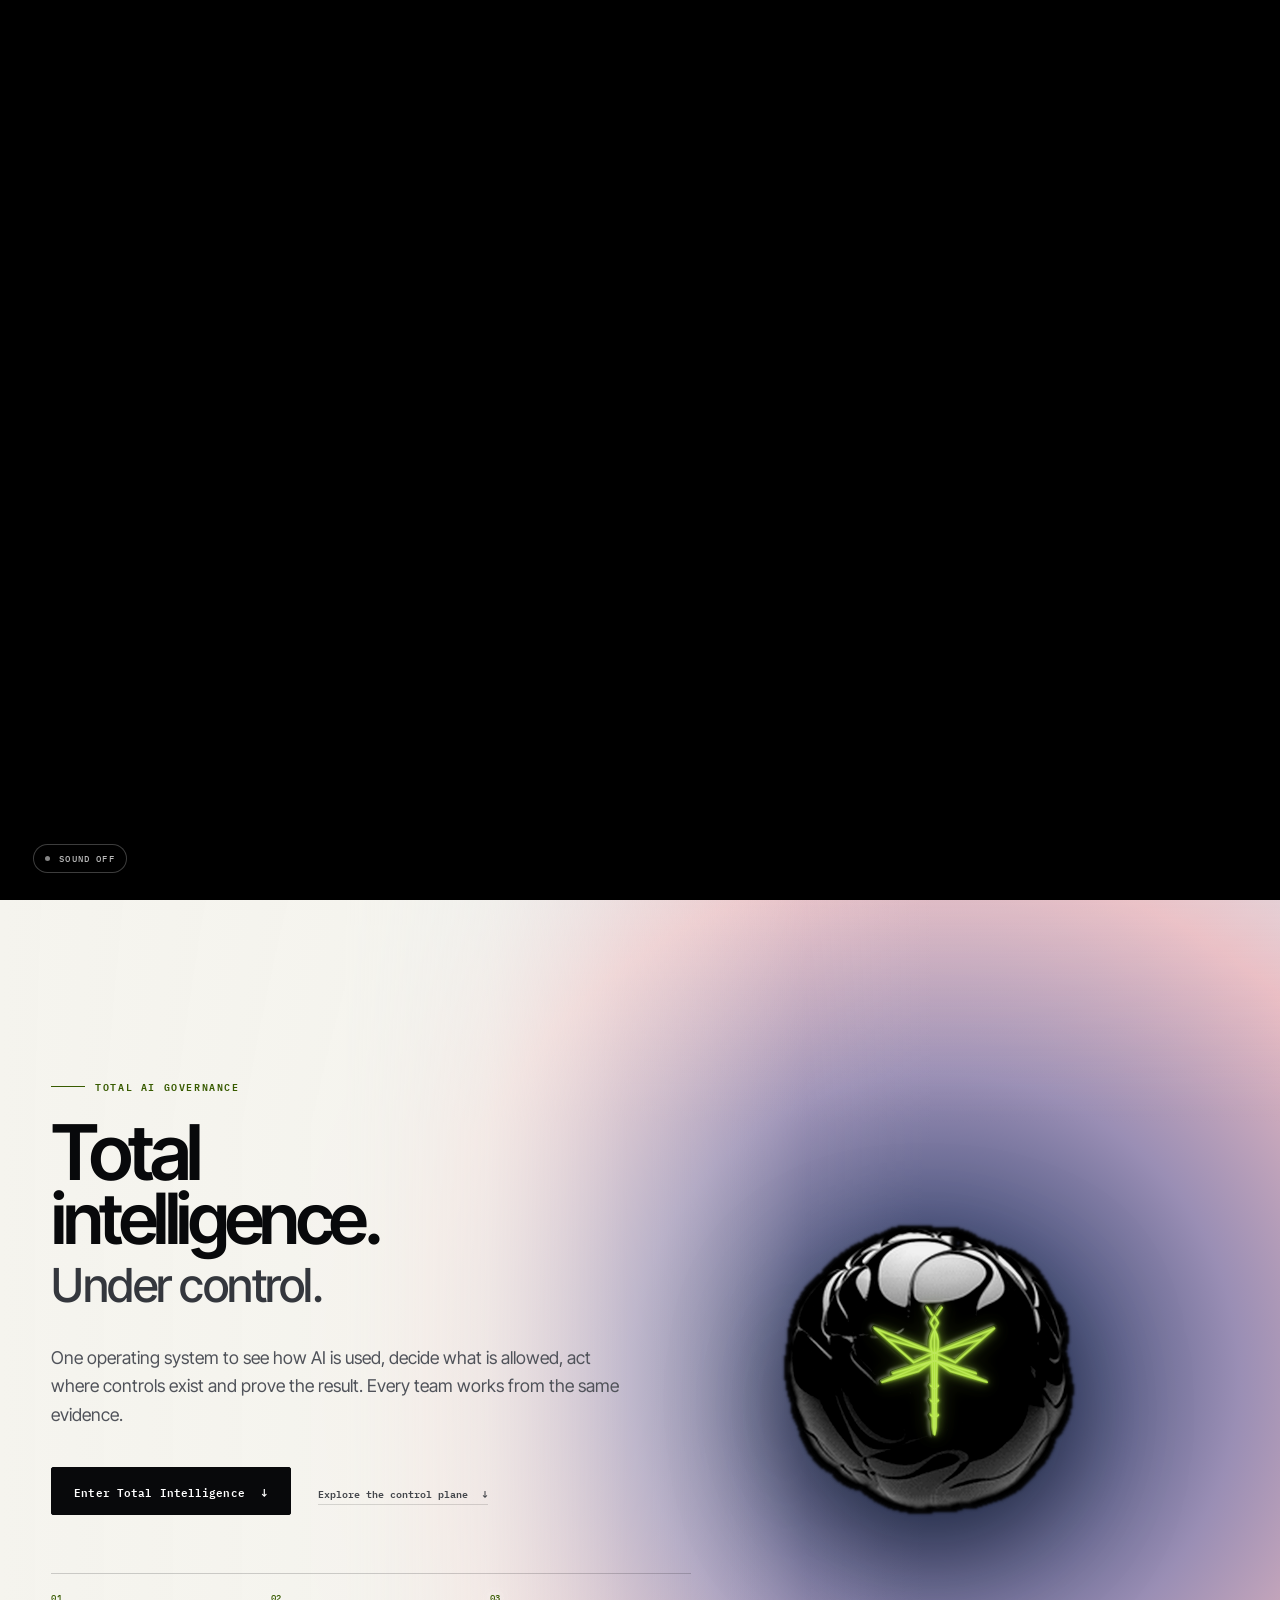
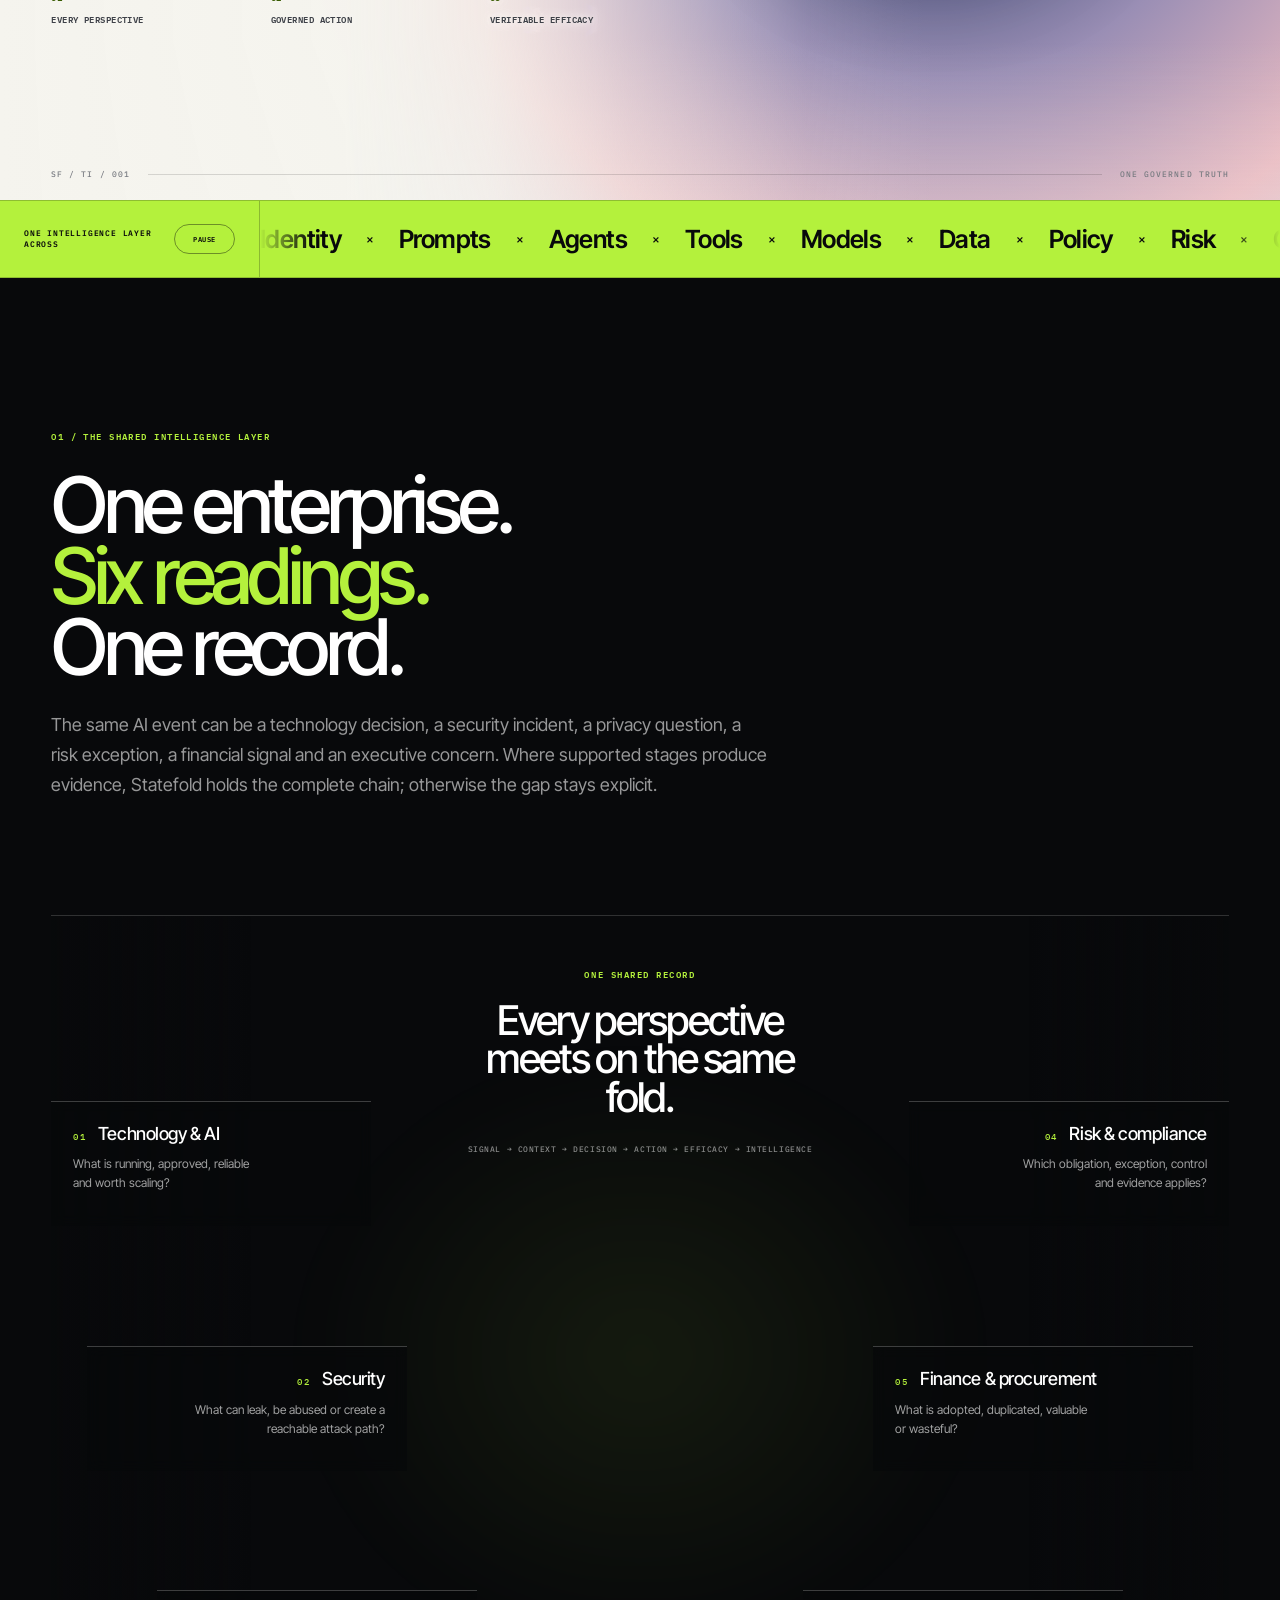
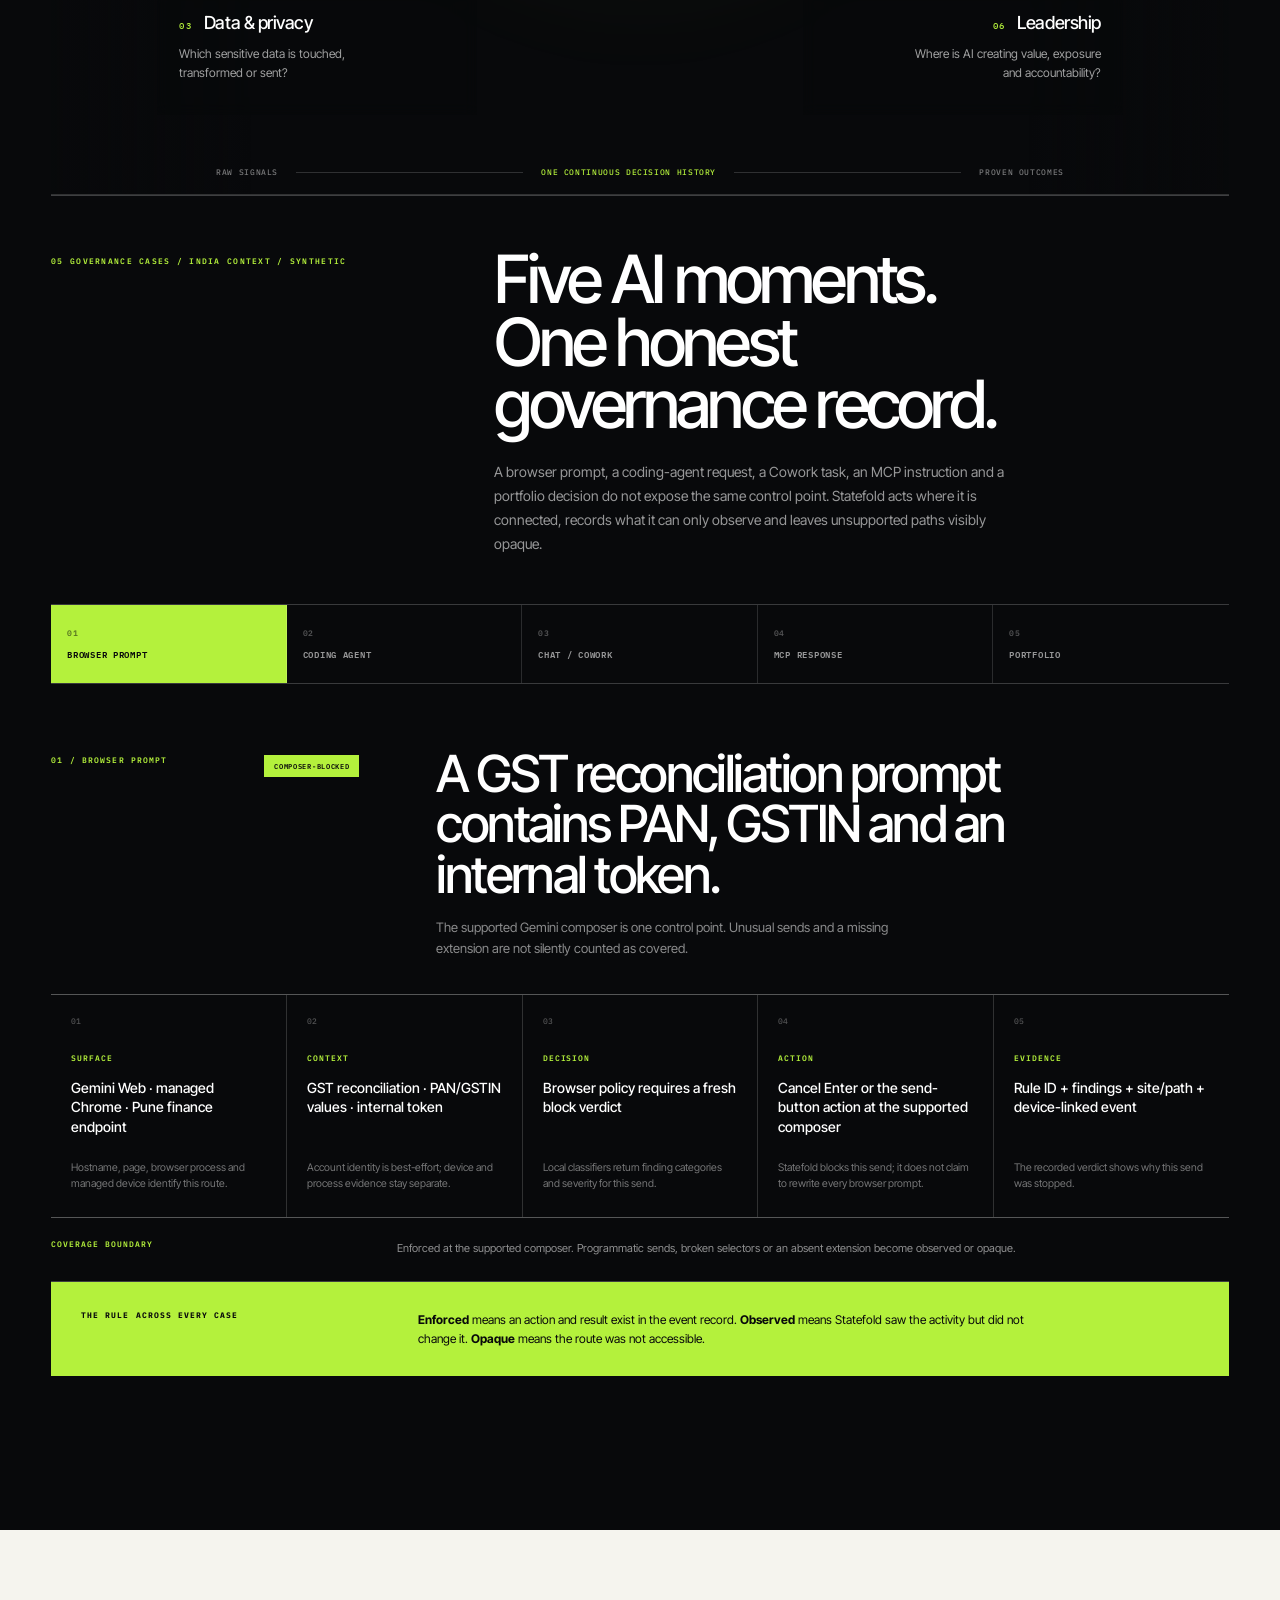
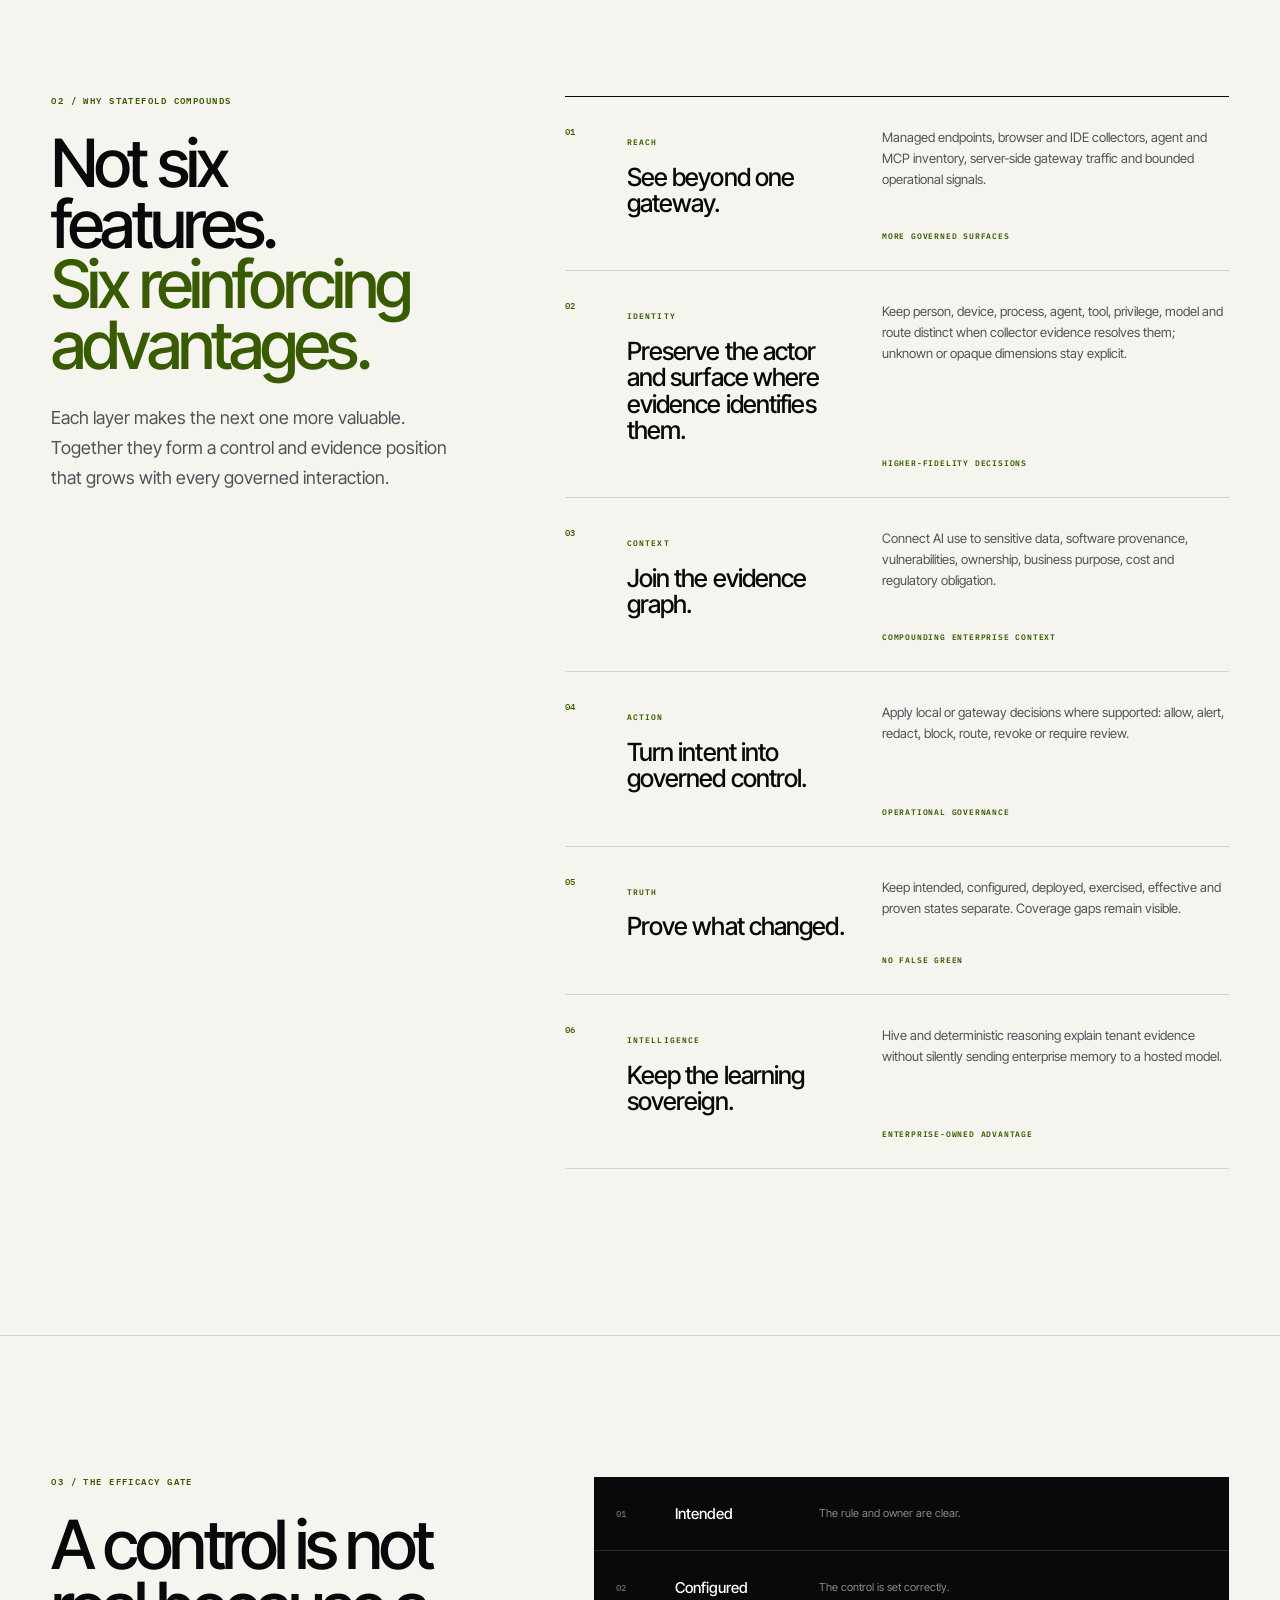
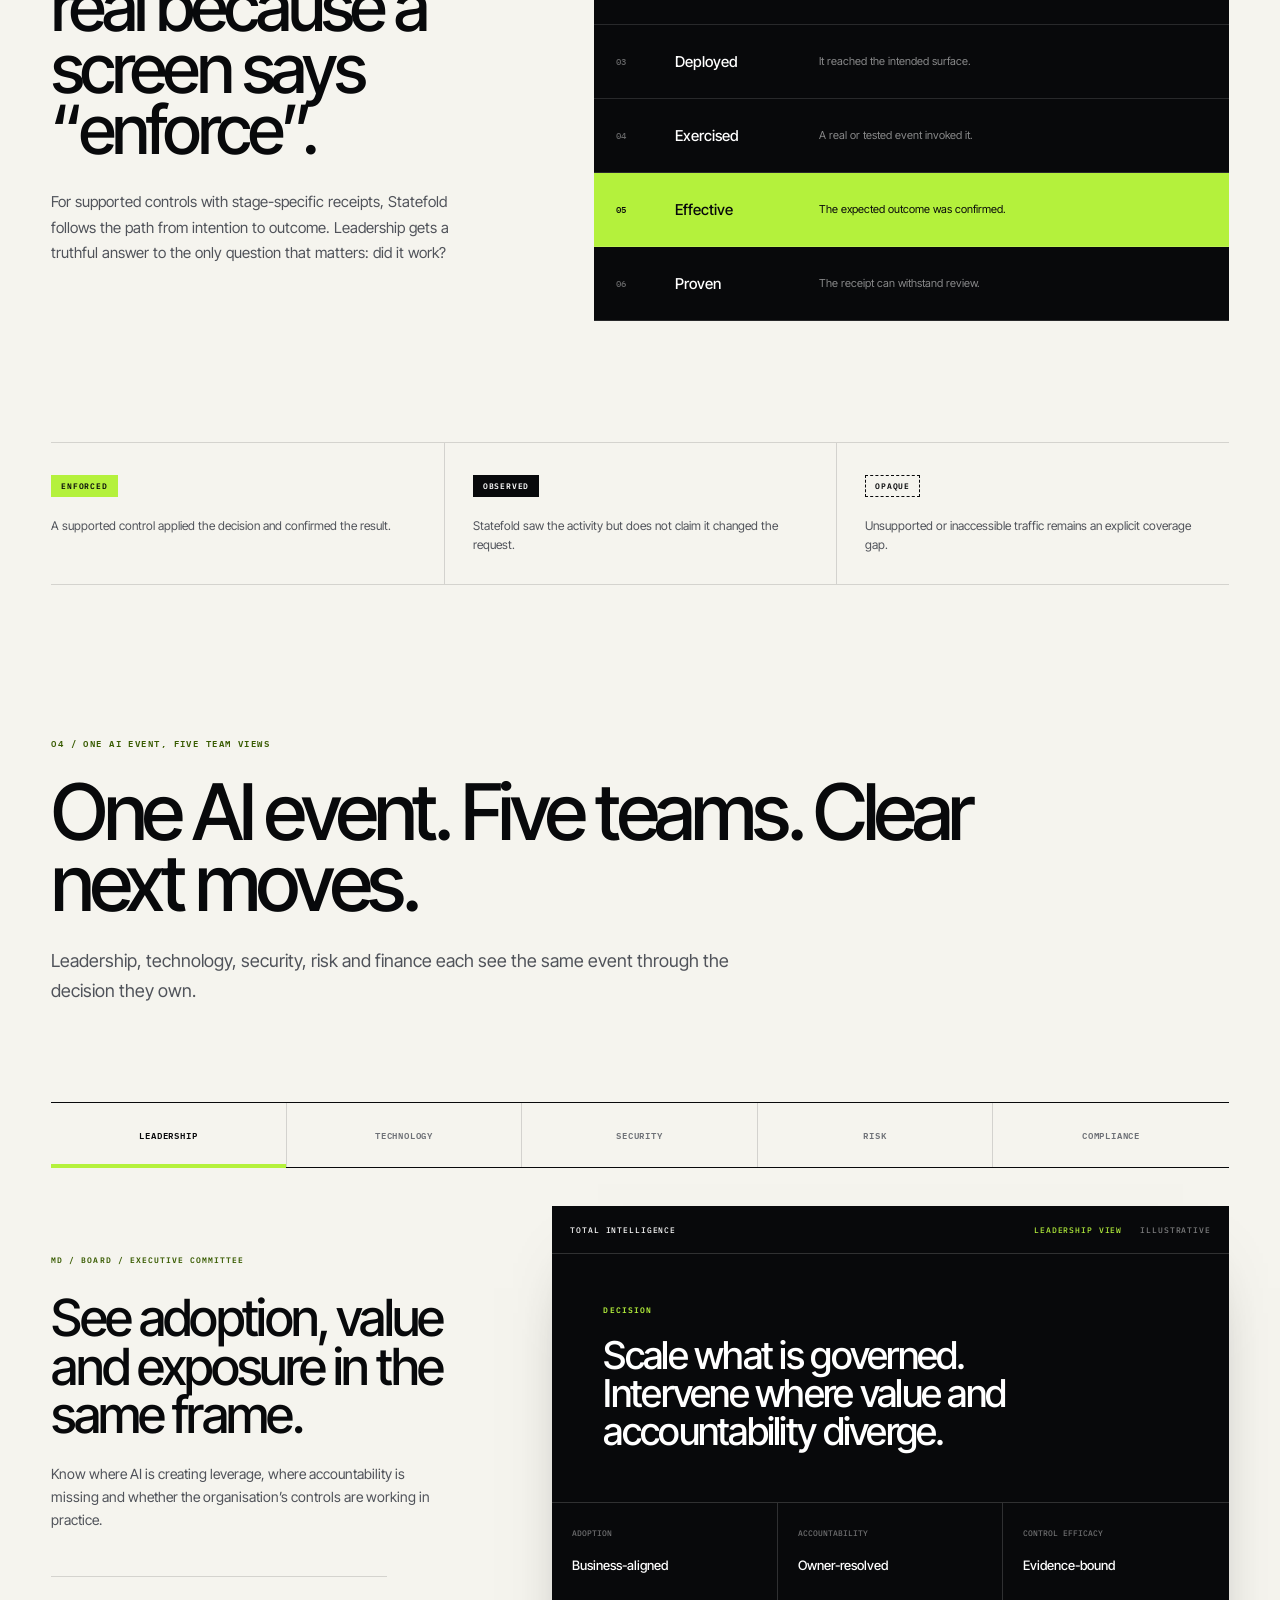
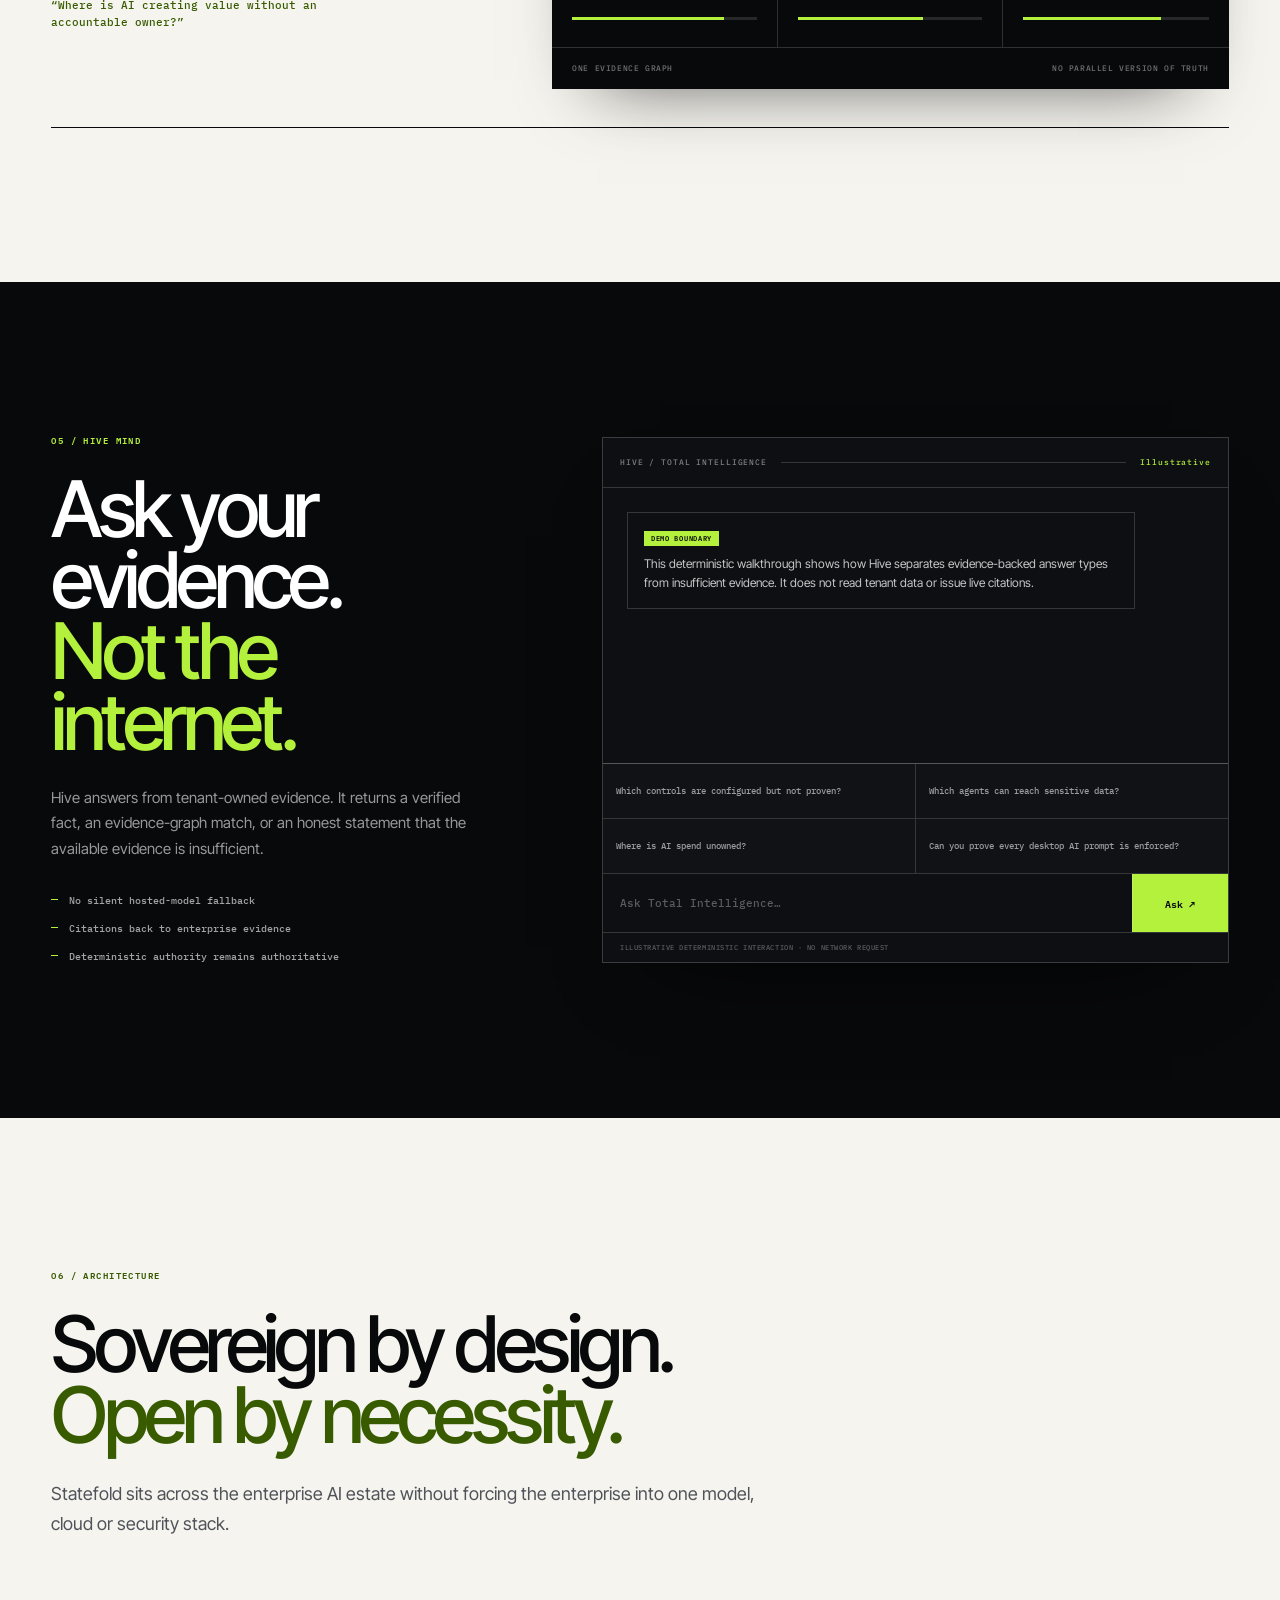
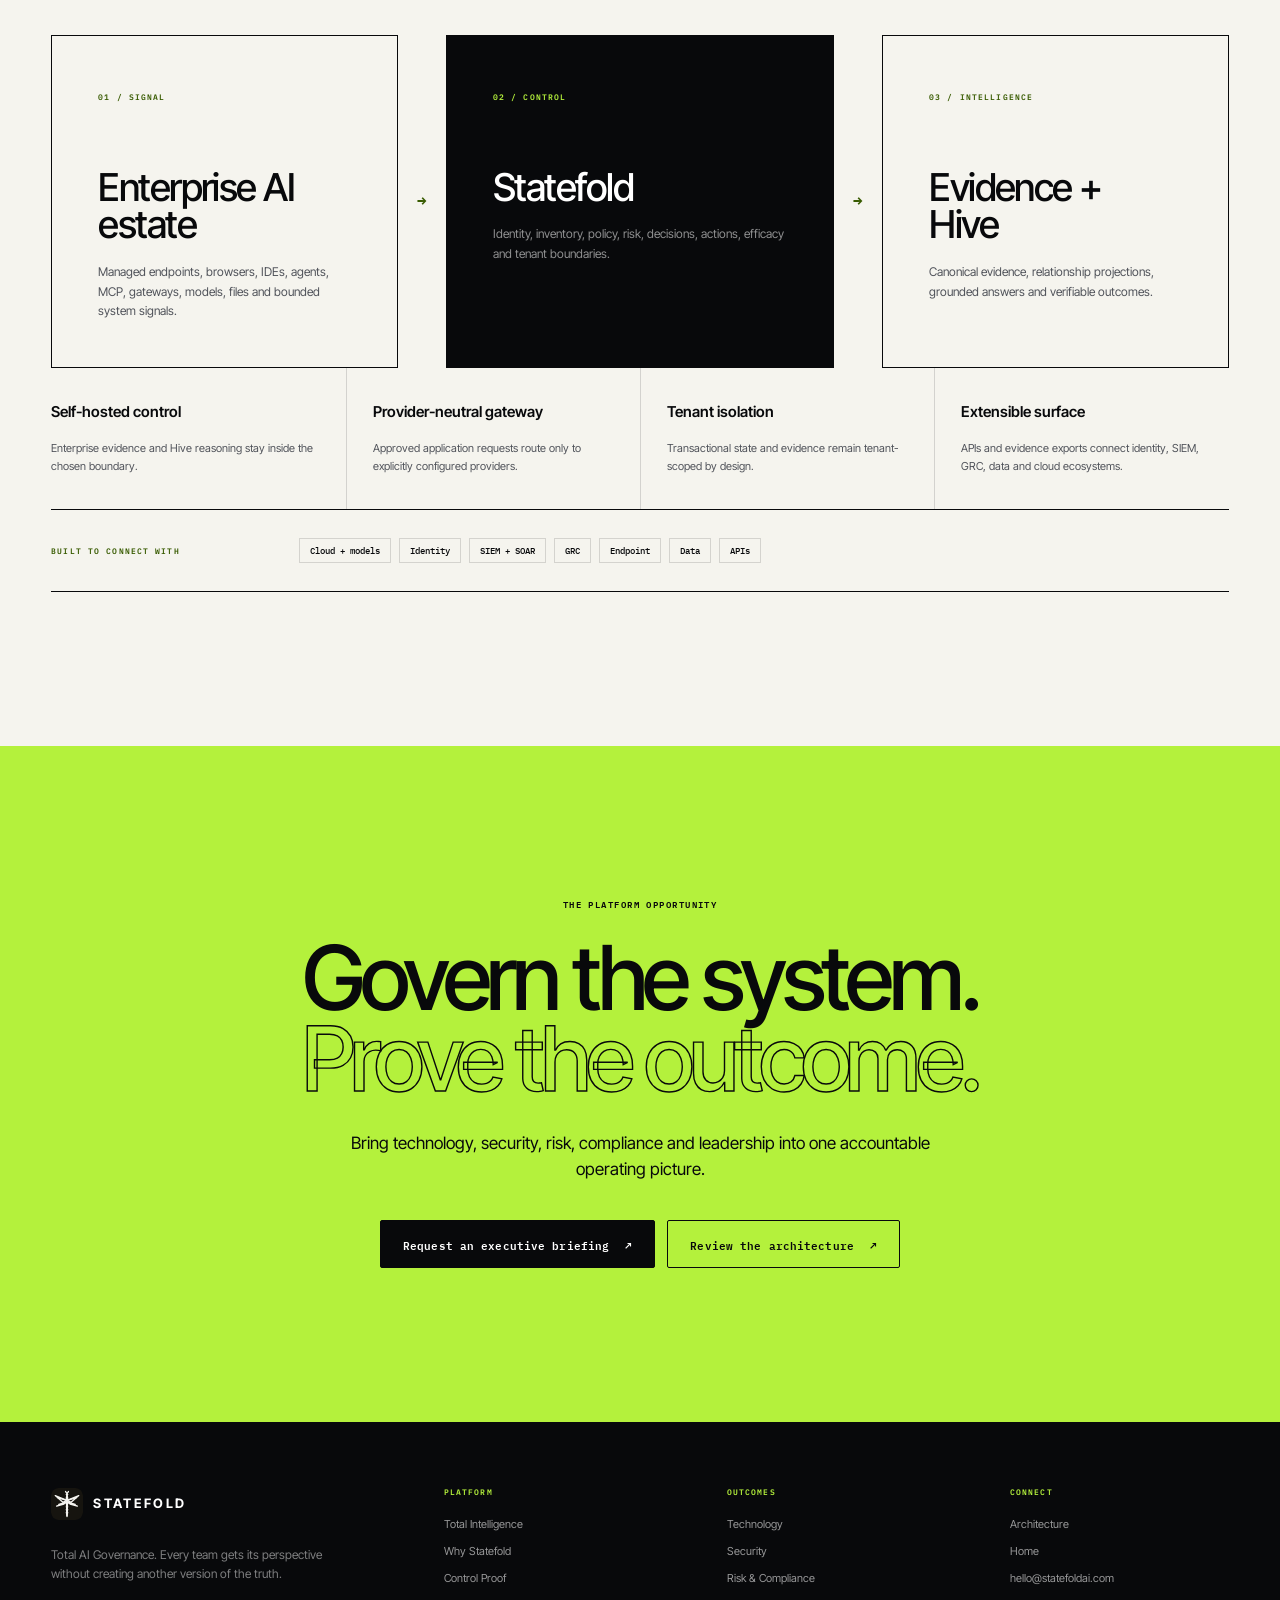
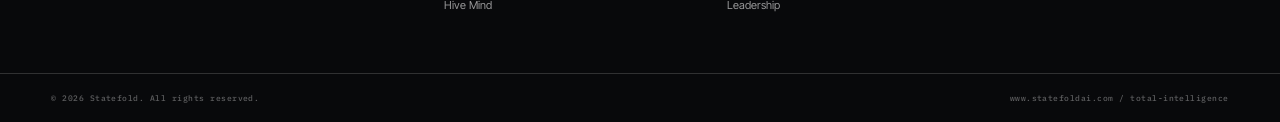
<file: total-intelligence/index.html>
<!doctype html>
<html lang="en">
<head>
  <meta charset="utf-8" />
  <meta name="viewport" content="width=device-width, initial-scale=1" />
  <title>Statefold — Total Intelligence</title>
  <link rel="canonical" href="https://www.statefoldai.com/" />
  <meta http-equiv="refresh" content="0; url=../" />
  <script>window.location.replace('../' + window.location.search + window.location.hash);</script>
</head>
<body>
  <p><a href="../">Continue to Statefold</a></p>
</body>
</html>
</file>
<file: total-intelligence/total-intelligence.css>
:root {
  --paper: #f5f4ee;
  --paper-2: #ecebe3;
  --ink: #08090b;
  --ink-2: #15171b;
  --ink-soft: #50535a;
  --muted: #6e7177;
  --dark-muted: rgba(255,255,255,.58);
  --brand: #b4f13c;
  --brand-rgb: 180,241,60;
  --brand-ink: #385b00;
  --line: rgba(8,9,11,.14);
  --line-dark: rgba(255,255,255,.16);
  --display: "Inter Tight", Inter, Arial, sans-serif;
  --mono: "IBM Plex Mono", "Cascadia Mono", Consolas, monospace;
  --wrap: 1320px;
  --ease: cubic-bezier(.16,1,.3,1);
}

* { box-sizing: border-box; margin: 0; padding: 0; }
html { scroll-behavior: smooth; scroll-padding-top: 0; background: var(--paper); }
body { min-width: 0; overflow-x: hidden; background: var(--paper); color: var(--ink); font-family: var(--display); line-height: 1.55; -webkit-font-smoothing: antialiased; text-rendering: optimizeLegibility; }
a { color: inherit; text-decoration: none; }
button, input { font: inherit; }
button { color: inherit; }
img, svg, canvas { display: block; max-width: 100%; }
.wrap { width: min(100%, var(--wrap)); margin-inline: auto; padding-inline: clamp(22px, 4vw, 58px); }
.sr-only { position: absolute; width: 1px; height: 1px; overflow: hidden; clip: rect(0,0,0,0); white-space: nowrap; }
.skip-link { position: fixed; z-index: 10000; left: 18px; top: -80px; padding: 10px 14px; border-radius: 2px; background: var(--brand); color: var(--ink); font: 600 12px/1 var(--mono); transition: top .2s; }
.skip-link:focus { top: 16px; }
:focus-visible { outline: 2px solid var(--brand); outline-offset: 4px; }
::selection { background: var(--brand); color: var(--ink); }
main section[id] { scroll-margin-top: 84px; }
.hero#intelligence { scroll-margin-top: 0; }

/* Authored brand overture — preserve the original orbit film and timed lock-up. */
.brand-sprite { position: absolute; width: 0; height: 0; overflow: hidden; pointer-events: none; }
#brand-reveal.brand-overture {
  position: relative;
  z-index: 2000;
  display: grid !important;
  min-height: 100svh;
  place-items: center;
  overflow: hidden;
  isolation: isolate;
  background: #000 !important;
  color: #fff;
}
.orbit-film {
  position: absolute;
  z-index: 0;
  left: 50%;
  top: 50%;
  display: none;
  width: min(68vmin, 540px);
  height: auto;
  max-width: none;
  pointer-events: none;
  user-select: none;
  transform: translate(-50%,-52%);
  transform-origin: 50% 50%;
  opacity: 0;
  animation: none;
}
.motion-ready .orbit-film { display: block; }
.motion-ready .orbit-film.orbit-running { animation: orbitFilmSequence 5.65s cubic-bezier(.48,0,.2,1) both; }
#brand-reveal .overture-lockup {
  position: relative;
  z-index: 2;
  width: min(88vw,840px);
  min-height: 72svh;
  display: flex;
  flex-direction: column;
  align-items: center;
  justify-content: center;
  pointer-events: none;
}
.dragon-birth {
  position: relative;
  width: clamp(112px,18vmin,178px);
  height: clamp(112px,18vmin,178px);
  opacity: 1;
}
.motion-ready:not(.orbit-dragon) .dragon-birth { opacity: 0; }
#brand-reveal .overture-mark {
  position: relative;
  display: block;
  width: 100%;
  height: 100%;
  color: #fff;
  opacity: 1;
  transform-origin: 50% 50%;
}
.orbit-dragon .dragon-birth { animation: orbitDragonResolve .86s cubic-bezier(.16,.84,.18,1) both; }
.overture-wordframe {
  position: relative;
  width: min(70vw,720px);
  margin-top: clamp(18px,2.7vh,28px);
  color: #fff;
  opacity: 1;
}
.motion-ready:not(.orbit-brand) .overture-wordframe { opacity: 0; }
.overture-wordmark { position: relative; z-index: 2; display: block; width: 100%; height: auto; color: #fff; overflow: visible; }
.orbit-brand .overture-wordframe { animation: orbitWordResolve .72s cubic-bezier(.18,.78,.2,1) both; }
.overture-governance {
  margin-top: clamp(16px,2.2vh,24px);
  color: rgba(255,255,255,.62);
  font: 500 9px/1 var(--mono);
  letter-spacing: .28em;
  text-transform: uppercase;
  opacity: 1;
}
.motion-ready:not(.orbit-brand) .overture-governance { opacity: 0; }
.orbit-brand .overture-governance { animation: orbitCaptionResolve .48s ease .22s both; }
#brand-reveal .overture-enter {
  position: absolute;
  z-index: 5;
  left: 50%;
  bottom: clamp(24px,4vh,42px);
  display: flex;
  align-items: center;
  gap: 18px;
  color: rgba(255,255,255,.64);
  font: 500 10px/1 var(--mono);
  letter-spacing: .13em;
  text-transform: uppercase;
  opacity: 1;
  transform: translateX(-50%);
}
.motion-ready:not(.orbit-brand) .overture-enter { opacity: 0; visibility: hidden; pointer-events: none; }
#brand-reveal .overture-enter i { position: relative; display: block; width: 72px; height: 1px; overflow: hidden; background: rgba(255,255,255,.3); }
#brand-reveal .overture-enter i::after { content: ""; position: absolute; inset: 0; background: #fff; transform: translateX(-100%); }
.orbit-brand .overture-enter { animation: orbitEnterResolve .42s ease .34s both; }
.orbit-brand .overture-enter i::after { animation: enterSweep 4.8s ease-in-out .34s infinite; }
.overture-sound {
  position: absolute;
  z-index: 7;
  left: clamp(18px,2.6vw,42px);
  bottom: clamp(18px,3vh,34px);
  display: flex;
  align-items: center;
  gap: 9px;
  padding: 9px 11px;
  border: 1px solid rgba(255,255,255,.24);
  border-radius: 99px;
  background: rgba(0,0,0,.82);
  color: rgba(255,255,255,.72);
  font: 500 9px/1 var(--mono);
  letter-spacing: .13em;
  text-transform: uppercase;
  cursor: pointer;
}
.overture-sound i { width: 5px; height: 5px; border-radius: 50%; background: rgba(255,255,255,.52); transition: background .25s ease, transform .25s ease; }
.overture-sound[aria-pressed="true"] i { background: #fff; transform: scale(1.2); animation: soundPulse 1.2s ease-in-out infinite; }
.overture-sound:focus-visible { outline-color: #fff; }
@keyframes orbitFilmSequence {
  0% { opacity: 0; transform: translate(-50%,-52%) scale(.985); }
  9%,67% { opacity: 1; transform: translate(-50%,-52%) scale(1); }
  86%,100% { opacity: 0; transform: translate(-50%,-52%) scale(1.035); }
}
@keyframes orbitDragonResolve {
  0% { opacity: 0; transform: scale(.84); clip-path: inset(48% 0 48% 0); }
  100% { opacity: 1; transform: scale(1); clip-path: inset(0); }
}
@keyframes orbitWordResolve {
  0% { opacity: 0; transform: translateY(7px); clip-path: inset(0 50% 0 50%); }
  100% { opacity: 1; transform: none; clip-path: inset(0); }
}
@keyframes orbitCaptionResolve { from { opacity: 0; transform: translateY(5px); } to { opacity: 1; transform: none; } }
@keyframes orbitEnterResolve { from { opacity: 0; transform: translate(-50%,6px); } to { opacity: 1; transform: translate(-50%,0); } }
@keyframes enterSweep { 0%,20% { transform: translateX(-100%); } 70%,100% { transform: translateX(100%); } }
@keyframes soundPulse { 50% { opacity: .42; transform: scale(.72); } }

.page-noise { position: fixed; inset: 0; z-index: 900; pointer-events: none; opacity: .018; mix-blend-mode: multiply; background-image: url("data:image/svg+xml,%3Csvg xmlns='http://www.w3.org/2000/svg' width='160' height='160'%3E%3Cfilter id='n'%3E%3CfeTurbulence type='fractalNoise' baseFrequency='.72' numOctaves='3' stitchTiles='stitch'/%3E%3C/filter%3E%3Crect width='100%25' height='100%25' filter='url(%23n)'/%3E%3C/svg%3E"); }
.scroll-progress { position: fixed; z-index: 1001; top: 0; left: 0; width: 0; height: 2px; background: var(--brand); box-shadow: 0 0 14px rgba(var(--brand-rgb),.56); }

/* Navigation */
.site-nav { position: fixed; inset: 0 0 auto; z-index: 1000; color: var(--ink); border-bottom: 1px solid transparent; transition: background .25s ease, border-color .25s ease, opacity .25s ease, visibility .25s ease; }
.site-nav.nav-suppressed { opacity: 0; visibility: hidden; pointer-events: none; }
.site-nav.scrolled { background: rgba(245,244,238,.88); border-color: var(--line); backdrop-filter: blur(18px) saturate(130%); }
.nav-inner { height: 72px; display: flex; align-items: center; gap: 30px; }
.brand { display: inline-flex; align-items: center; gap: 10px; flex: none; font: 700 13px/1 var(--display); letter-spacing: .18em; }
.brand img { width: 32px; height: 32px; border-radius: 8px; }
.nav-links { display: flex; align-items: center; gap: 3px; margin-left: auto; }
.nav-links a { position: relative; padding: 8px 10px; color: #55585e; font: 500 10px/1 var(--mono); }
.nav-links a::after { content: ""; position: absolute; left: 10px; right: 10px; bottom: 2px; height: 1px; background: var(--ink); transform: scaleX(0); transform-origin: left; transition: transform .3s var(--ease); }
.nav-links a:hover, .nav-links a.active { color: var(--ink); }
.nav-links a:hover::after, .nav-links a.active::after { transform: scaleX(1); }
.button { min-height: 48px; display: inline-flex; align-items: center; justify-content: center; gap: 16px; padding: 0 22px; border: 1px solid var(--ink); border-radius: 2px; font: 600 11px/1 var(--mono); letter-spacing: .01em; transition: transform .35s var(--ease), background .2s ease, color .2s ease, border-color .2s ease; }
.button span { transition: transform .25s var(--ease); }
.button:hover { transform: translateY(-2px); }
.button:hover span { transform: translate(3px,-3px); }
.button-primary { background: var(--ink); color: #fff; }
.button-primary:hover { background: var(--brand); border-color: var(--brand); color: var(--ink); }
.button-nav { min-height: 38px; padding-inline: 14px; font-size: 9px; }
.button-outline { background: transparent; }
.menu-button { position: relative; display: none; width: 42px; height: 42px; margin-left: auto; border: 1px solid var(--line); background: transparent; place-items: center; cursor: pointer; }
.menu-button i { position: absolute; width: 17px; height: 1px; background: currentColor; transition: transform .25s var(--ease); }
.menu-button i:first-child { transform: translateY(-3px); }
.menu-button i:last-child { transform: translateY(3px); }
.menu-button[aria-expanded="true"] i:first-child { transform: rotate(45deg); }
.menu-button[aria-expanded="true"] i:last-child { transform: rotate(-45deg); }
.mobile-menu { display: none; max-height: calc(100dvh - 64px); overflow-y: auto; padding: 6px 22px 18px; background: var(--paper); border-bottom: 1px solid var(--line); }
.mobile-menu a { display: block; padding: 14px 0; border-bottom: 1px solid var(--line); font: 500 12px/1.2 var(--mono); }
.mobile-menu a:last-child { color: var(--brand-ink); }

/* Hero */
.hero { position: relative; isolation: isolate; min-height: max(760px, 100svh); overflow: hidden; background: var(--paper); --void-origin-x: 73; --void-origin-y: 53; }
.void-stage { position: absolute; z-index: auto; inset: 0; overflow: hidden; opacity: 1; background: radial-gradient(circle at 73% 53%, rgba(17,38,112,.88), rgba(207,28,71,.54) 28%, rgba(47,68,164,.24) 48%, transparent 70%); }
.void-stage.void-enhanced { background: radial-gradient(circle at 73% 53%, rgba(13,28,88,.74) 0 12%, rgba(54,31,118,.48) 29%, rgba(203,34,75,.28) 49%, rgba(50,72,170,.14) 65%, transparent 78%); }
.void-stage.void-visible, .void-stage.void-fallback { opacity: 1; }
.void-canvas { position: absolute; z-index: 1; inset: 0; width: 100%; height: 100%; opacity: 0; filter: saturate(1.22) contrast(1.08); transition: opacity .65s ease .04s; }
.void-canvas.ready { opacity: 1; }
.void-stage.void-fallback { background: radial-gradient(circle at 73% 53%, #09112f 0 10%, #304cad 12%, rgba(218,38,78,.82) 29%, rgba(56,77,180,.42) 48%, transparent 72%); }
.void-orb { position: absolute; z-index: 3; left: calc(var(--void-origin-x) * 1%); top: calc(var(--void-origin-y) * 1%); width: clamp(210px, 26vw, 388px); aspect-ratio: 1; transform: translate(-50%,-50%); border-radius: 50%; filter: drop-shadow(0 38px 52px rgba(3,5,13,.52)); }
.void-orb-film { width: 100%; height: 100%; object-fit: contain; border-radius: 50%; filter: grayscale(1) contrast(1.16) brightness(.94); }
.void-mark { position: absolute; z-index: 4; left: 50%; top: 49%; width: 44%; height: 44%; transform: translate(-50%,-50%); overflow: visible; filter: none; }
.void-mark use { stroke: currentColor; vector-effect: non-scaling-stroke; }
.dragon-engrave-shadow { color: #010202; stroke-width: 7.1; opacity: .98; transform: translate(1.35px,1.55px); filter: drop-shadow(1px 1.2px 1px rgba(0,0,0,.98)); }
.dragon-engrave-cut { color: #0a1005; stroke-width: 5.7; opacity: 1; mix-blend-mode: multiply; filter: drop-shadow(-1.05px -1px .72px rgba(255,255,255,.24)) drop-shadow(1.15px 1.25px .82px rgba(0,0,0,.98)); }
.dragon-engrave-lip { color: #d8ff7b; stroke-width: 2.15; opacity: .38; transform: translate(-.78px,-.88px); filter: drop-shadow(0 0 1.5px rgba(var(--brand-rgb),.36)); }
.dragon-engrave-glow { color: var(--brand); stroke-width: 1.72; opacity: .88; filter: drop-shadow(0 0 1.5px rgba(var(--brand-rgb),.96)) drop-shadow(0 0 4px rgba(var(--brand-rgb),.58)) drop-shadow(0 0 9px rgba(var(--brand-rgb),.22)); }
.dragon-engrave-heat { color: #e5ff9b; stroke-width: .82; opacity: .28; mix-blend-mode: screen; filter: drop-shadow(0 0 2px rgba(var(--brand-rgb),.86)) drop-shadow(0 0 6px rgba(var(--brand-rgb),.38)); }
.void-awake .dragon-engrave-heat { animation: dragonEngraveHeat 3.2s ease-in-out infinite; }
@keyframes dragonEngraveHeat { 0%,100% { opacity: .18; } 48% { opacity: .5; } 62% { opacity: .34; } }
.hero-veil { position: absolute; z-index: 2; inset: 0; pointer-events: none; background: linear-gradient(90deg, var(--paper) 0%, rgba(245,244,238,.98) 27%, rgba(245,244,238,.82) 38%, rgba(245,244,238,.42) 49%, rgba(245,244,238,.06) 63%, transparent 73%), linear-gradient(180deg, rgba(245,244,238,.16) 0%, transparent 25%, transparent 82%, rgba(245,244,238,.18) 100%); }
.hero-layout { position: relative; z-index: 5; min-height: max(760px, 100svh); display: grid; grid-template-columns: minmax(0,650px) 1fr; align-items: center; padding-top: 80px; padding-bottom: 74px; }
.hero-copy { max-width: 650px; }
.eyebrow { display: flex; align-items: center; gap: 10px; margin-bottom: 28px; color: var(--brand-ink); font: 600 10px/1 var(--mono); letter-spacing: .16em; text-transform: uppercase; }
.eyebrow span { width: 34px; height: 1px; background: currentColor; }
.hero h1 { display: flex; flex-direction: column; align-items: flex-start; max-width: 100%; font-size: clamp(64px, 6vw, 94px); font-weight: 600; line-height: .89; letter-spacing: -.058em; }
.hero h1 span { white-space: nowrap; }
.hero h1 span:nth-child(2) { font-size: .92em; }
.hero h1 em { margin-top: .24em; color: #34373d; font-size: .61em; font-weight: 500; line-height: 1.02; letter-spacing: -.032em; white-space: nowrap; font-style: normal; }
.hero-copy > p { max-width: 590px; margin-top: 34px; color: var(--ink-soft); font-size: clamp(16px, 1.38vw, 19px); line-height: 1.62; }
.hero-actions { display: flex; align-items: center; gap: 27px; flex-wrap: wrap; margin-top: 38px; }
.text-link { padding: 10px 0 6px; border-bottom: 1px solid var(--line); color: #44474c; font: 600 10px/1 var(--mono); }
.text-link span { display: inline-block; margin-left: 8px; transition: transform .25s var(--ease); }
.text-link:hover span { transform: translate(3px,-3px); }
.hero-principles { display: grid; grid-template-columns: repeat(3,1fr); gap: 18px; max-width: 640px; margin-top: 58px; padding-top: 18px; border-top: 1px solid rgba(8,9,11,.18); }
.hero-principles span { display: flex; flex-direction: column; gap: 8px; color: #3e4148; font: 600 9px/1.35 var(--mono); text-transform: uppercase; letter-spacing: .05em; text-shadow: 0 0 5px var(--paper),0 0 13px var(--paper),0 0 24px rgba(245,244,238,.94); }
.hero-principles b { color: var(--brand-ink); font-weight: 500; }
.hero-folio { position: absolute; left: clamp(22px,4vw,58px); right: clamp(22px,4vw,58px); bottom: 22px; display: flex; align-items: center; gap: 18px; color: #777a80; font: 500 8px/1 var(--mono); letter-spacing: .13em; }
.hero-folio i { flex: 1; height: 1px; background: var(--line); }

/* Shared headings */
.section-dark { background: var(--ink); color: #fff; }
.section-paper { background: var(--paper); color: var(--ink); }
.section-head { max-width: 920px; }
.section-head .section-index, .section-index { margin-bottom: 28px; color: var(--brand-ink); font: 600 9px/1 var(--mono); letter-spacing: .16em; text-transform: uppercase; }
.section-head h2, .efficacy-copy h2, .closing h2, .answers-copy h2 { font-size: clamp(48px, 6.1vw, 88px); font-weight: 500; line-height: .91; letter-spacing: -.058em; }
.section-head h2 em, .answers-copy h2 em, .closing h2 em { color: var(--brand-ink); font-style: normal; }
.section-head > p { max-width: 720px; margin-top: 28px; color: var(--ink-soft); font-size: clamp(15px,1.4vw,18px); line-height: 1.68; }
.section-head-dark .section-index, .section-dark .section-index { color: var(--brand); }
.section-head-dark h2 em, .section-dark h2 em { color: var(--brand); }
.section-head-dark > p { color: var(--dark-muted); }

/* Signal band */
.signal-band { display: grid; grid-template-columns: 260px 1fr; align-items: center; overflow: hidden; background: var(--brand); color: var(--ink); border-block: 1px solid rgba(8,9,11,.22); }
.signal-label { min-height: 76px; display: flex; align-items: center; justify-content: space-between; gap: 14px; padding: 14px clamp(16px,2vw,24px); border-right: 1px solid rgba(8,9,11,.24); }
.signal-label p { font: 600 8px/1.35 var(--mono); letter-spacing: .1em; text-transform: uppercase; }
.signal-label button { display: none; flex: none; min-width: 61px; min-height: 30px; padding: 0 9px; border: 1px solid rgba(8,9,11,.42); border-radius: 99px; background: transparent; color: var(--ink); font: 600 7px/1 var(--mono); letter-spacing: .08em; text-transform: uppercase; cursor: pointer; }
.signal-label button.motion-control-ready { display: block; }
.signal-label button:hover, .signal-label button[aria-pressed="true"] { background: var(--ink); color: var(--brand); }
.signal-marquee { overflow: hidden; mask-image: linear-gradient(90deg, transparent, #000 5%, #000 95%, transparent); }
.signal-track { width: max-content; display: flex; align-items: center; gap: 0; white-space: nowrap; }
.signal-track.motion-enabled { animation: signal-scroll 34s linear infinite; }
.signal-track.motion-paused { animation-play-state: paused; }
.signal-sequence { display: flex; align-items: center; gap: 25px; padding-right: 25px; }
.signal-marquee span { font-size: clamp(17px,2vw,25px); font-weight: 600; letter-spacing: -.025em; }
.signal-marquee i { font: 500 13px/1 var(--mono); font-style: normal; }
@keyframes signal-scroll { to { transform: translateX(-50%); } }

/* The fold */
.perspectives { padding: clamp(110px,12vw,174px) 0 0; overflow: hidden; }
.perspectives .section-head { max-width: 1120px; }
.fold-stage { position: relative; min-height: 880px; margin: clamp(76px,9vw,128px) 0 0; overflow: hidden; border-block: 1px solid var(--line-dark); }
.fold-stage::before { content: ""; position: absolute; z-index: 0; inset: 12% 18%; background: radial-gradient(ellipse at center, rgba(var(--brand-rgb),.08), transparent 64%); filter: blur(30px); }
.fold-stage::after { content: ""; position: absolute; z-index: 4; inset: 0; pointer-events: none; background: linear-gradient(90deg,var(--ink),transparent 17%,transparent 83%,var(--ink)); opacity: .78; }
.fold-canvas { position: absolute; z-index: 2; inset: 0; width: 100%; height: 100%; opacity: 0; filter: drop-shadow(0 38px 72px rgba(0,0,0,.66)); transition: opacity 1s ease; }
.fold-canvas.ready { opacity: .98; }
.fold-core { position: absolute; z-index: 7; top: 5%; left: 50%; width: min(54%, 600px); transform: translateX(-50%); text-align: center; }
.fold-core span { color: var(--brand); font: 600 9px/1 var(--mono); letter-spacing: .17em; }
.fold-core strong { display: block; max-width: 15ch; margin: 16px auto 18px; color: #fff; font-size: clamp(28px,3.2vw,48px); font-weight: 500; line-height: .94; letter-spacing: -.052em; }
.fold-core small { color: rgba(255,255,255,.52); font: 500 8px/1.55 var(--mono); letter-spacing: .07em; }
.perspective-list { position: absolute; z-index: 8; inset: 0; pointer-events: none; }
.perspective { position: absolute; width: 28%; max-width: 320px; min-height: 125px; padding: 20px 22px; background: rgba(8,9,11,.72); border-top: 1px solid rgba(255,255,255,.22); backdrop-filter: blur(7px); pointer-events: auto; transition: border-color .25s ease, background .25s ease; }
.perspective:hover { border-color: var(--brand); background: rgba(13,15,18,.9); }
.perspective i { display: inline-block; margin: 0 12px 12px 0; color: var(--brand); font: 500 9px/1 var(--mono); font-style: normal; letter-spacing: .15em; }
.perspective b { display: inline-block; margin-bottom: 12px; color: #fff; font-size: 18px; font-weight: 500; line-height: 1.1; letter-spacing: -.025em; }
.perspective small { display: block; max-width: 28ch; color: rgba(255,255,255,.62); font-size: 12px; line-height: 1.55; }
.perspective:nth-child(even) { text-align: right; }
.perspective:nth-child(even) small { margin-left: auto; }
.p-tech { left: 0; top: 21%; }.p-security { left: 3%; top: 49%; }.p-data { left: 9%; bottom: 9%; }
.p-risk { right: 0; top: 21%; }.p-finance { right: 3%; top: 49%; }.p-leadership { right: 9%; bottom: 9%; }
.fold-legend { position: absolute; z-index: 8; left: 14%; right: 14%; bottom: 18px; display: grid; grid-template-columns: auto 1fr auto 1fr auto; gap: 18px; align-items: center; color: rgba(255,255,255,.46); font: 500 8px/1 var(--mono); letter-spacing: .08em; text-transform: uppercase; }
.fold-legend i { height: 1px; background: var(--line-dark); }
.fold-legend b { color: var(--brand); font-weight: 500; text-align: center; }

/* Governed scenario portfolio */
.event-section { padding: 0 0 clamp(112px,12vw,180px); }
.governance-portfolio { border-top: 1px solid rgba(255,255,255,.22); }
.governance-portfolio > header { display: grid; grid-template-columns: minmax(230px,.65fr) minmax(0,1.35fr); gap: clamp(42px,7vw,110px); padding: 52px 0 48px; }
.governance-portfolio > header > span { padding-top: 8px; color: var(--brand); font: 600 8px/1.3 var(--mono); letter-spacing: .16em; }
.governance-portfolio h2 { max-width: 14ch; color: #fff; font-size: clamp(40px,5.2vw,74px); font-weight: 500; line-height: .94; letter-spacing: -.056em; }
.governance-portfolio > header p { max-width: 66ch; margin-top: 24px; color: rgba(255,255,255,.58); font-size: 14px; line-height: 1.72; }
.scenario-tabs[hidden] { display: none; }
.scenario-tabs { display: grid; grid-template-columns: repeat(5,1fr); border-top: 1px solid rgba(255,255,255,.2); border-bottom: 1px solid rgba(255,255,255,.2); }
.scenario-tabs button { min-height: 78px; padding: 15px 16px; border: 0; border-right: 1px solid rgba(255,255,255,.14); background: transparent; color: rgba(255,255,255,.58); font: 600 9px/1.2 var(--mono); letter-spacing: .08em; text-align: left; text-transform: uppercase; cursor: pointer; transition: background .22s ease,color .22s ease; }
.scenario-tabs button:last-child { border-right: 0; }
.scenario-tabs button span { display: block; margin-bottom: 10px; color: rgba(255,255,255,.3); font-size: 8px; }
.scenario-tabs button:hover { color: #fff; }
.scenario-tabs button[aria-selected="true"] { background: var(--brand); color: var(--ink); }
.scenario-tabs button[aria-selected="true"] span { color: rgba(8,9,11,.55); }
.scenario-panels { display: grid; gap: 44px; }
.scenario-enabled .scenario-panels { display: block; }
.scenario-enabled .case-panel[hidden] { display: none; }
.case-panel { border-bottom: 1px solid rgba(255,255,255,.22); }
.case-head { display: grid; grid-template-columns: minmax(210px,.56fr) minmax(0,1.44fr); gap: clamp(34px,6vw,92px); padding: clamp(38px,5vw,64px) 0 34px; }
.case-meta { display: flex; align-items: flex-start; justify-content: space-between; gap: 16px; padding-top: 7px; }
.case-meta > span { color: var(--brand); font: 600 8px/1.3 var(--mono); letter-spacing: .14em; }
.case-state { flex: none; padding: 7px 9px 6px; border: 1px solid rgba(255,255,255,.32); color: #fff; font: 600 7px/1 var(--mono); letter-spacing: .1em; }
.case-state.enforced { border-color: var(--brand); background: var(--brand); color: var(--ink); }
.case-state.controlled, .case-state.resolved { border-color: var(--brand); color: var(--brand); }
.case-state.observed { background: #fff; color: var(--ink); }
.case-head h3 { max-width: 22ch; color: #fff; font-size: clamp(32px,4vw,54px); font-weight: 500; line-height: .98; letter-spacing: -.05em; }
.case-head p { max-width: 61ch; margin-top: 18px; color: rgba(255,255,255,.53); font-size: 13px; line-height: 1.65; }
.governance-path { display: grid; grid-template-columns: repeat(5,minmax(0,1fr)); gap: 1px; list-style: none; border-top: 1px solid rgba(255,255,255,.18); border-bottom: 1px solid rgba(255,255,255,.18); background: rgba(255,255,255,.16); }
.governance-path li { min-height: 222px; display: flex; flex-direction: column; padding: 22px 20px 24px; background: var(--ink); }
.governance-path i { color: rgba(255,255,255,.3); font: 500 8px/1 var(--mono); font-style: normal; }
.governance-path small { margin-top: 28px; color: var(--brand); font: 600 8px/1.25 var(--mono); letter-spacing: .12em; }
.governance-path b { margin-top: 15px; color: #fff; font-size: 14px; font-weight: 500; line-height: 1.4; }
.governance-path span { margin-top: auto; padding-top: 22px; color: rgba(255,255,255,.44); font-size: 10.5px; line-height: 1.55; }
.case-boundary { display: grid; grid-template-columns: minmax(170px,.55fr) minmax(0,1.45fr); gap: 30px; padding: 22px 0 24px; }
.case-boundary b { color: var(--brand); font: 600 8px/1.2 var(--mono); letter-spacing: .12em; text-transform: uppercase; }
.case-boundary p { color: rgba(255,255,255,.55); font-size: 11px; line-height: 1.55; }
.portfolio-contract { display: grid; grid-template-columns: minmax(210px,.55fr) minmax(0,1.45fr); gap: 40px; padding: 28px 30px; background: var(--brand); color: var(--ink); }
.portfolio-contract > b { font: 700 8px/1.25 var(--mono); letter-spacing: .13em; }
.portfolio-contract p { max-width: 90ch; font-size: 12px; line-height: 1.6; }
.portfolio-contract strong { font-weight: 700; }

/* Moats */
.moats { padding: clamp(110px,13vw,190px) 0; background: var(--paper); }
.moats-layout { display: grid; grid-template-columns: minmax(300px,.75fr) minmax(0,1.25fr); gap: clamp(58px,9vw,140px); align-items: start; }
.moats .section-head { position: sticky; top: 116px; }
.moats .section-head h2 { font-size: clamp(46px,5.2vw,76px); }
.moat-ledger { border-top: 1px solid var(--ink); }
.moat-ledger article { display: grid; grid-template-columns: 38px minmax(170px,.8fr) minmax(240px,1.2fr); column-gap: 24px; align-items: start; padding: 30px 0; border-bottom: 1px solid var(--line); }
.moat-ledger article > i { color: var(--brand-ink); font: 500 9px/1 var(--mono); font-style: normal; }
.moat-ledger article div span { color: var(--brand-ink); font: 600 8px/1 var(--mono); letter-spacing: .14em; text-transform: uppercase; }
.moat-ledger h3 { margin-top: 12px; font-size: 25px; font-weight: 500; line-height: 1.05; letter-spacing: -.036em; }
.moat-ledger p { color: var(--ink-soft); font-size: 13px; line-height: 1.62; }
.moat-ledger article > b { grid-column: 3; margin-top: 16px; color: var(--brand-ink); font: 600 8px/1 var(--mono); letter-spacing: .1em; text-transform: uppercase; }

/* Efficacy */
.efficacy { padding: clamp(100px,11vw,160px) 0 0; border-top: 1px solid var(--line); }
.efficacy-grid { display: grid; grid-template-columns: .82fr 1.18fr; gap: clamp(50px,8vw,120px); }
.efficacy-copy h2 { max-width: 10ch; font-size: clamp(46px,5.3vw,76px); }
.efficacy-copy > p { max-width: 52ch; margin-top: 28px; color: var(--ink-soft); font-size: 15px; line-height: 1.7; }
.efficacy-ladder { list-style: none; background: var(--ink); color: #fff; }
.efficacy-ladder li { display: grid; grid-template-columns: 45px 130px 1fr; gap: 14px; align-items: center; min-height: 74px; padding: 14px 22px; border-bottom: 1px solid rgba(255,255,255,.13); }
.efficacy-ladder i { color: rgba(255,255,255,.38); font: 500 9px/1 var(--mono); font-style: normal; }
.efficacy-ladder b { font-size: 15px; font-weight: 500; }
.efficacy-ladder span { color: rgba(255,255,255,.52); font-size: 11px; }
.efficacy-ladder li.effective { background: var(--brand); color: var(--ink); }
.efficacy-ladder .effective i, .efficacy-ladder .effective span { color: var(--ink); }
.coverage-contract { grid-column: 1 / -1; display: grid; grid-template-columns: repeat(3,1fr); margin-top: 18px; border-top: 1px solid var(--line); border-bottom: 1px solid var(--line); }
.coverage-contract article { padding: 28px 28px 30px 0; }
.coverage-contract article + article { padding-left: 28px; border-left: 1px solid var(--line); }
.coverage-state { display: inline-block; margin-bottom: 19px; padding: 6px 9px; border: 1px solid var(--ink); font: 600 8px/1 var(--mono); letter-spacing: .1em; text-transform: uppercase; }
.coverage-state.enforced { background: var(--brand); border-color: var(--brand); }
.coverage-state.observed { background: var(--ink); color: #fff; }
.coverage-state.opaque { border-style: dashed; }
.coverage-contract p { color: var(--ink-soft); font-size: 12px; line-height: 1.62; }

/* Outcomes */
.outcomes { padding: clamp(110px,12vw,180px) 0; }
.outcomes .section-head { max-width: 1000px; }
.role-experience { margin-top: clamp(58px,8vw,96px); border-top: 1px solid var(--ink); }
.role-tabs { display: grid; grid-template-columns: repeat(5,1fr); border-bottom: 1px solid var(--ink); }
.role-tabs button { position: relative; min-height: 64px; padding: 0 14px; border: 0; border-right: 1px solid var(--line); background: transparent; color: var(--muted); font: 600 9px/1 var(--mono); letter-spacing: .09em; text-transform: uppercase; cursor: pointer; }
.role-tabs button:last-child { border-right: 0; }
.role-tabs button::after { content: ""; position: absolute; left: 0; right: 0; bottom: -1px; height: 4px; background: var(--brand); transform: scaleX(0); transition: transform .35s var(--ease); }
.role-tabs button[aria-selected="true"] { color: var(--ink); }
.role-tabs button[aria-selected="true"]::after { transform: scaleX(1); }
.role-panel { display: grid; grid-template-columns: .8fr 1.2fr; min-height: 560px; border-bottom: 1px solid var(--ink); }
.role-copy { padding: clamp(42px,6vw,78px) clamp(30px,5vw,68px) 42px 0; }
.role-copy > span { color: var(--brand-ink); font: 600 8px/1 var(--mono); letter-spacing: .13em; text-transform: uppercase; }
.role-copy h3 { max-width: 13ch; margin: 23px 0; font-size: clamp(34px,4vw,56px); font-weight: 500; line-height: .95; letter-spacing: -.052em; }
.role-copy p { max-width: 50ch; color: var(--ink-soft); font-size: 14px; line-height: 1.66; }
.role-copy blockquote { max-width: 48ch; margin-top: 44px; padding-top: 20px; border-top: 1px solid var(--line); color: var(--brand-ink); font: 500 11px/1.6 var(--mono); }
.role-screen { align-self: stretch; margin: 38px 0 38px 30px; display: flex; flex-direction: column; background: var(--ink); color: #fff; box-shadow: 0 36px 70px -46px rgba(8,9,11,.72); }
.screen-top { min-height: 48px; display: grid; grid-template-columns: 1fr auto auto; gap: 18px; align-items: center; padding: 0 18px; border-bottom: 1px solid var(--line-dark); font: 500 8px/1 var(--mono); letter-spacing: .11em; }
.screen-top b { color: var(--brand); font-weight: 500; }
.screen-top i { color: rgba(255,255,255,.48); font-style: normal; }
.screen-primary { padding: clamp(28px,4vw,54px); border-bottom: 1px solid var(--line-dark); }
.screen-primary small { display: block; margin-bottom: 22px; color: var(--brand); font: 600 8px/1 var(--mono); letter-spacing: .14em; }
.screen-primary strong { display: block; max-width: 20ch; font-size: clamp(24px,3vw,40px); font-weight: 500; line-height: 1; letter-spacing: -.045em; }
.screen-signals { display: grid; grid-template-columns: repeat(3,1fr); flex: 1; }
.screen-signals > div { padding: 26px 20px; border-right: 1px solid var(--line-dark); }
.screen-signals > div:last-child { border-right: 0; }
.screen-signals span, .screen-signals b { display: block; }
.screen-signals span { color: rgba(255,255,255,.42); font: 500 8px/1 var(--mono); text-transform: uppercase; }
.screen-signals b { min-height: 34px; margin: 18px 0 28px; color: #fff; font-size: 13px; font-weight: 500; }
.screen-signals i { position: relative; display: block; height: 3px; background: rgba(255,255,255,.13); }
.screen-signals i::after { content: ""; position: absolute; inset: 0 auto 0 0; width: var(--fill); background: var(--brand); }
.screen-foot { display: flex; justify-content: space-between; gap: 20px; padding: 17px 20px; border-top: 1px solid var(--line-dark); color: rgba(255,255,255,.43); font: 500 7.5px/1 var(--mono); letter-spacing: .08em; text-transform: uppercase; }

/* Hive */
.answers { padding: clamp(110px,12vw,180px) 0; }
.answers-grid { display: grid; grid-template-columns: .82fr 1.18fr; gap: clamp(58px,9vw,135px); align-items: center; }
.answers-copy .section-index { color: var(--brand); }
.answers-copy h2 { max-width: 9ch; }
.answers-copy > p { max-width: 54ch; margin-top: 28px; color: var(--dark-muted); font-size: 15px; line-height: 1.7; }
.answers-copy ul { list-style: none; display: grid; gap: 13px; margin-top: 32px; }
.answers-copy li { position: relative; padding-left: 18px; color: rgba(255,255,255,.63); font: 500 10px/1.5 var(--mono); }
.answers-copy li::before { content: ""; position: absolute; left: 0; top: .6em; width: 7px; height: 1px; background: var(--brand); }
.hive-demo { min-width: 0; border: 1px solid rgba(255,255,255,.19); background: #0d0f12; box-shadow: 0 42px 90px -58px #000; }
.demo-top { min-height: 50px; display: flex; align-items: center; gap: 14px; padding: 0 17px; border-bottom: 1px solid var(--line-dark); color: rgba(255,255,255,.47); font: 500 8px/1 var(--mono); letter-spacing: .11em; }
.demo-top i { flex: 1; height: 1px; background: var(--line-dark); }
.demo-top b { color: var(--brand); font-weight: 500; }
.demo-log { min-height: 275px; max-height: 330px; overflow-y: auto; display: flex; flex-direction: column; gap: 12px; padding: 24px; scrollbar-color: rgba(255,255,255,.25) transparent; }
.message { max-width: 88%; padding: 15px 16px; border: 1px solid var(--line-dark); color: rgba(255,255,255,.76); font-size: 12px; line-height: 1.58; }
.message.user-message { align-self: flex-end; background: var(--brand); border-color: var(--brand); color: var(--ink); }
.message.hive-message { align-self: flex-start; }
.message p { margin-top: 8px; }
.message ul { list-style: none; margin-top: 10px; }
.message li { margin-top: 5px; color: rgba(255,255,255,.53); font: 400 9px/1.5 var(--mono); }
.message li::before { content: "↳ "; color: var(--brand); }
.answer-leg { display: inline-block; padding: 4px 7px; color: var(--ink); background: var(--brand); font: 600 7px/1 var(--mono); letter-spacing: .1em; text-transform: uppercase; }
.answer-leg.abstain { background: transparent; color: rgba(255,255,255,.58); border: 1px dashed rgba(255,255,255,.38); }
.demo-suggestions { display: grid; grid-template-columns: 1fr 1fr; gap: 1px; background: var(--line-dark); border-top: 1px solid var(--line-dark); }
.demo-suggestions button { min-height: 54px; padding: 11px 13px; border: 0; background: #101216; color: rgba(255,255,255,.58); text-align: left; font: 500 8.5px/1.45 var(--mono); cursor: pointer; transition: background .2s ease, color .2s ease; }
.demo-suggestions button:hover { background: #181b20; color: #fff; }
.demo-form { display: grid; grid-template-columns: 1fr auto; border-top: 1px solid var(--line-dark); }
.demo-form input { min-width: 0; height: 58px; padding: 0 17px; border: 0; outline: 0; background: transparent; color: #fff; font: 500 11px/1 var(--mono); }
.demo-form input::placeholder { color: rgba(255,255,255,.32); }
.demo-form button { min-width: 96px; border: 0; border-left: 1px solid var(--line-dark); background: var(--brand); color: var(--ink); font: 600 10px/1 var(--mono); cursor: pointer; }
.demo-note { padding: 11px 17px; border-top: 1px solid var(--line-dark); color: rgba(255,255,255,.32); font: 500 7px/1 var(--mono); letter-spacing: .08em; text-transform: uppercase; }

/* Architecture */
.architecture { padding: clamp(110px,12vw,180px) 0; }
.architecture-map { display: grid; grid-template-columns: 1fr 48px 1.12fr 48px 1fr; margin-top: clamp(62px,8vw,96px); align-items: stretch; }
.architecture-map article { min-height: 310px; padding: clamp(28px,4vw,46px); border: 1px solid var(--ink); }
.architecture-map .arch-core { background: var(--ink); color: #fff; }
.architecture-map > i { display: grid; place-items: center; color: var(--brand-ink); font: 600 16px/1 var(--mono); font-style: normal; }
.architecture-map span { color: var(--brand-ink); font: 600 8px/1 var(--mono); letter-spacing: .14em; }
.architecture-map .arch-core span { color: var(--brand); }
.architecture-map h3 { max-width: 10ch; margin: 62px 0 18px; font-size: clamp(25px,3vw,40px); font-weight: 500; line-height: .98; letter-spacing: -.04em; }
.architecture-map p { color: var(--ink-soft); font-size: 12px; line-height: 1.65; }
.architecture-map .arch-core p { color: rgba(255,255,255,.55); }
.architecture-truth { display: grid; grid-template-columns: repeat(4,1fr); border-bottom: 1px solid var(--ink); }
.architecture-truth article { padding: 32px 26px 34px 0; }
.architecture-truth article + article { padding-left: 26px; border-left: 1px solid var(--line); }
.architecture-truth b { display: block; min-height: 40px; font-size: 15px; font-weight: 600; }
.architecture-truth p { color: var(--ink-soft); font-size: 11px; line-height: 1.6; }
.ecosystem { display: grid; grid-template-columns: 220px 1fr; gap: 28px; align-items: center; padding: 28px 0; border-bottom: 1px solid var(--ink); }
.ecosystem > span { color: var(--brand-ink); font: 600 8px/1 var(--mono); letter-spacing: .14em; text-transform: uppercase; }
.ecosystem div { display: flex; flex-wrap: wrap; gap: 8px; }
.ecosystem b { padding: 7px 10px; border: 1px solid var(--line); font: 500 9px/1 var(--mono); }

/* Closing + footer */
.closing { padding: clamp(100px,12vw,170px) 0; background: var(--brand); color: var(--ink); }
.closing-inner { text-align: center; }
.closing .section-index { color: var(--ink); }
.closing h2 { font-size: clamp(56px,7vw,104px); }
.closing h2 em { color: transparent; -webkit-text-stroke: 1.4px var(--ink); }
.closing p { max-width: 58ch; margin: 30px auto 0; font-size: 17px; }
.closing-actions { display: flex; justify-content: center; gap: 12px; flex-wrap: wrap; margin-top: 38px; }
.closing .button-primary:hover { background: #fff; border-color: #fff; }
.site-footer { padding: 66px 0 0; background: var(--ink); color: #fff; }
.site-footer .brand img { filter: none; }
.footer-grid { display: grid; grid-template-columns: 1.5fr repeat(3,1fr); gap: clamp(30px,5vw,68px); padding-bottom: 54px; }
.footer-grid > div p { max-width: 39ch; margin-top: 18px; color: rgba(255,255,255,.48); font-size: 12px; line-height: 1.65; }
.footer-grid nav b { display: block; margin-bottom: 15px; color: var(--brand); font: 600 8px/1 var(--mono); letter-spacing: .14em; text-transform: uppercase; }
.footer-grid nav a { display: block; padding: 5px 0; color: rgba(255,255,255,.58); font-size: 11px; }
.footer-grid nav a:hover { color: #fff; }
.footer-base { display: flex; justify-content: space-between; gap: 18px; padding-block: 20px; border-top: 1px solid var(--line-dark); color: rgba(255,255,255,.35); font: 500 8px/1 var(--mono); letter-spacing: .06em; }

/* Motion stays progressive and nonessential. */
.reveal { opacity: 1; transform: translateY(16px); transition: transform .8s var(--ease); }
.reveal.in { transform: none; }

@media (min-width: 1700px) { :root { --wrap: 1480px; } .hero-layout { grid-template-columns: minmax(0,720px) 1fr; } .hero h1 { font-size: 102px; } }
@media (min-width: 2400px) { :root { --wrap: 1600px; } .hero { --void-origin-x: 70; } }

@media (max-width: 1100px) {
  .nav-links, .button-nav { display: none; }
  .menu-button { display: grid; }
  .mobile-menu.open { display: block; }
  .hero { min-height: 980px; --void-origin-x: 65; --void-origin-y: 76; }
  .hero-layout { min-height: 980px; align-items: start; padding-top: 132px; }
  .hero-copy { width: min(76vw,720px); }
  .hero-veil { background: linear-gradient(180deg,var(--paper) 0%,rgba(245,244,238,.98) 38%,rgba(245,244,238,.62) 48%,rgba(245,244,238,.14) 62%,transparent 73%); }
  .void-orb { width: clamp(240px,38vw,380px); }
  .fold-stage { min-height: 1000px; }
  .perspective { width: 31%; }
  .governance-path { grid-template-columns: 1fr 1fr; }
  .governance-path li:last-child { grid-column: 1 / -1; }
  .moats-layout { grid-template-columns: 1fr; }
  .moats .section-head { position: static; }
  .efficacy-grid, .answers-grid { grid-template-columns: 1fr; }
  .efficacy-copy h2, .answers-copy h2 { max-width: 12ch; }
  .role-panel { grid-template-columns: 1fr; }
  .role-copy { padding-right: 0; }
  .role-screen { margin-left: 0; }
  .architecture-truth { grid-template-columns: 1fr 1fr; }
  .architecture-truth article:nth-child(3) { border-left: 0; }
  .architecture-truth article:nth-child(-n+2) { border-bottom: 1px solid var(--line); }
  .footer-grid { grid-template-columns: 1.5fr 1fr 1fr; }
  .footer-grid nav:last-child { grid-column: 2; }
}

@media (max-width: 820px) {
  .signal-band { grid-template-columns: 1fr; }
  .signal-label { min-height: 58px; border-right: 0; border-bottom: 1px solid rgba(8,9,11,.22); }
  .signal-label p { text-align: left; }
  .signal-marquee { padding-block: 18px; }
  .fold-stage { min-height: 0; display: flex; flex-direction: column; padding: 0; overflow: visible; }
  .fold-stage::before, .fold-stage::after { display: none; }
  .fold-core { position: relative; order: 1; inset: auto; width: auto; padding: 36px 0 20px; transform: none; }
  .fold-canvas { position: relative; order: 2; height: 410px !important; margin: 6px 0 20px; }
  .perspective-list { position: relative; order: 3; display: grid; grid-template-columns: 1fr 1fr; }
  .perspective { position: relative; inset: auto !important; width: auto; max-width: none; min-height: 146px; padding: 22px 18px; text-align: left !important; background: transparent; backdrop-filter: none; border-top: 1px solid var(--line-dark); }
  .perspective small { margin-left: 0 !important; }
  .fold-legend { position: relative; order: 4; inset: auto; grid-template-columns: 1fr; gap: 9px; padding: 28px 0; }
  .fold-legend i { display: none; }.fold-legend b { text-align: left; }
  .governance-portfolio > header, .case-head { grid-template-columns: 1fr; gap: 25px; }
  .case-meta { justify-content: flex-start; }
  .scenario-tabs { overflow-x: auto; grid-template-columns: repeat(5,minmax(150px,1fr)); scrollbar-width: thin; }
  .case-boundary, .portfolio-contract { grid-template-columns: 1fr; gap: 13px; }
  .moat-ledger article { grid-template-columns: 34px 1fr; }
  .moat-ledger article > p, .moat-ledger article > b { grid-column: 2; }
  .moat-ledger article > p { margin-top: 17px; }
  .role-tabs { overflow-x: auto; grid-template-columns: repeat(5,minmax(130px,1fr)); scrollbar-width: thin; }
  .architecture-map { grid-template-columns: 1fr; }
  .architecture-map > i { min-height: 44px; transform: rotate(90deg); }
  .architecture-map article { min-height: 260px; }
  .architecture-map h3 { margin-top: 42px; }
  .footer-grid { grid-template-columns: 1fr 1fr; }
  .footer-grid > div { grid-column: 1 / -1; }
  .footer-grid nav:last-child { grid-column: auto; }
}

@media (max-width: 600px) {
  .orbit-film { width: min(88vw,500px); transform: translate(-50%,-55%); }
  #brand-reveal .overture-lockup { width: 92vw; min-height: 68svh; }
  .dragon-birth { width: min(36vw,154px); height: min(36vw,154px); }
  .overture-wordframe { width: 88vw; margin-top: 20px; }
  .overture-governance { font-size: 8px; letter-spacing: .22em; }
  .overture-sound { left: 18px; top: 18px; bottom: auto; }
  .wrap { padding-inline: 20px; }
  .nav-inner { height: 64px; }
  .hero { min-height: 920px; --void-origin-x: 53; --void-origin-y: 79; }
  .hero-layout { min-height: 920px; padding-top: 110px; }
  .hero-copy { width: 100%; }
  .hero h1 { font-size: clamp(48px,14.7vw,70px); line-height: .91; }
  .hero-copy > p { font-size: 15px; }
  .hero-principles { grid-template-columns: 1fr; gap: 10px; margin-top: 38px; }
  .hero-principles span { flex-direction: row; align-items: center; }
  .hero-folio { display: none; }
  .void-orb { width: 250px; }
  .section-head h2, .efficacy-copy h2, .answers-copy h2 { font-size: clamp(43px,13vw,64px); }
  .perspectives { padding-top: 92px; }
  .fold-stage { margin-top: 58px; }
  .fold-canvas { height: 320px !important; margin-inline: -18px; width: calc(100% + 36px) !important; }
  .perspective-list { grid-template-columns: 1fr; }
  .perspective { min-height: 0; }
  .governance-portfolio h2 { font-size: 42px; }
  .case-head h3 { font-size: 38px; }
  .scenario-tabs button { min-height: 70px; }
  .governance-path { grid-template-columns: 1fr; }
  .governance-path li, .governance-path li:last-child { grid-column: auto; min-height: 190px; }
  .portfolio-contract { padding-inline: 20px; }
  .moats { padding-block: 96px; }
  .moat-ledger article { padding-block: 25px; }
  .moat-ledger h3 { font-size: 22px; }
  .coverage-contract { grid-template-columns: 1fr; }
  .coverage-contract article, .coverage-contract article + article { padding: 23px 0; border-left: 0; border-bottom: 1px solid var(--line); }
  .coverage-contract article:last-child { border-bottom: 0; }
  .efficacy-ladder li { grid-template-columns: 30px 95px 1fr; padding-inline: 14px; }
  .role-copy h3 { font-size: 40px; }
  .role-screen { margin-block: 20px; }
  .screen-primary { padding: 28px 20px; }
  .screen-signals { grid-template-columns: 1fr; }
  .screen-signals > div { padding: 18px 20px; border-right: 0; border-bottom: 1px solid var(--line-dark); }
  .screen-signals b { min-height: 0; margin-block: 10px 16px; }
  .screen-foot { flex-direction: column; }
  .demo-suggestions { grid-template-columns: 1fr; }
  .architecture-truth { grid-template-columns: 1fr; }
  .architecture-truth article, .architecture-truth article + article { padding: 24px 0; border-left: 0; border-bottom: 1px solid var(--line); }
  .ecosystem { grid-template-columns: 1fr; gap: 16px; }
  .closing h2 { font-size: clamp(48px,14vw,72px); }
  .closing-actions { flex-direction: column; align-items: stretch; }
  .footer-grid { grid-template-columns: 1fr; }
  .footer-grid nav:last-child { grid-column: auto; }
  .footer-base { flex-direction: column; }
}

@media (max-width: 600px) and (max-height: 760px) and (orientation: portrait) {
  .hero, .hero-layout { min-height: 820px; }
  .hero { --void-origin-y: 72; }
  .hero-layout { padding-top: 92px; padding-bottom: 40px; }
  .hero-principles { margin-top: 30px; }
  .void-orb { width: 220px; }
}

@media (min-width: 1101px) and (max-height: 820px) {
  .hero, .hero-layout { min-height: 720px; }
  .hero-layout { padding-top: 78px; padding-bottom: 58px; }
  .hero h1 { font-size: clamp(58px,5.4vw,78px); }
  .hero-copy > p { margin-top: 25px; font-size: 15px; }
  .hero-actions { margin-top: 28px; }
  .hero-principles { margin-top: 32px; }
  .void-orb { width: clamp(220px,23vw,320px); }
}

@media (max-height: 520px) and (orientation: landscape) {
  .hero, .hero-layout { min-height: 690px; }
  .hero-layout { padding-top: 88px; }
  .hero { --void-origin-y: 68; }
}

@media (prefers-reduced-motion: reduce) {
  html { scroll-behavior: auto; }
  .page-noise { display: none; }
  .orbit-film { display: none !important; }
  .dragon-birth, .overture-wordframe, .overture-governance, #brand-reveal .overture-enter { animation: none !important; opacity: 1; filter: none; clip-path: none; }
  #brand-reveal .overture-enter { transform: translateX(-50%); }
  .overture-sound { display: none; }
  .signal-marquee { mask-image: none; padding-inline: 20px; }
  .signal-label button { display: none !important; }
  .signal-track { width: auto; animation: none !important; }
  .signal-sequence { flex-wrap: wrap; justify-content: center; padding-right: 0; }
  .signal-sequence[aria-hidden="true"] { display: none; }
  .reveal { transform: none; transition: none; }
  .void-stage, .void-canvas { transition: none; }
  .dragon-engrave-heat { animation: none !important; opacity: .32; }
}

@media (forced-colors: active) {
  :focus-visible { outline-color: Highlight; }
  .hero h1 em, .closing h2 em { color: CanvasText; -webkit-text-stroke: 0; }
  .button-primary, .event-proof, .efficacy-ladder li.effective, .answer-leg { forced-color-adjust: none; }
}
</file>
